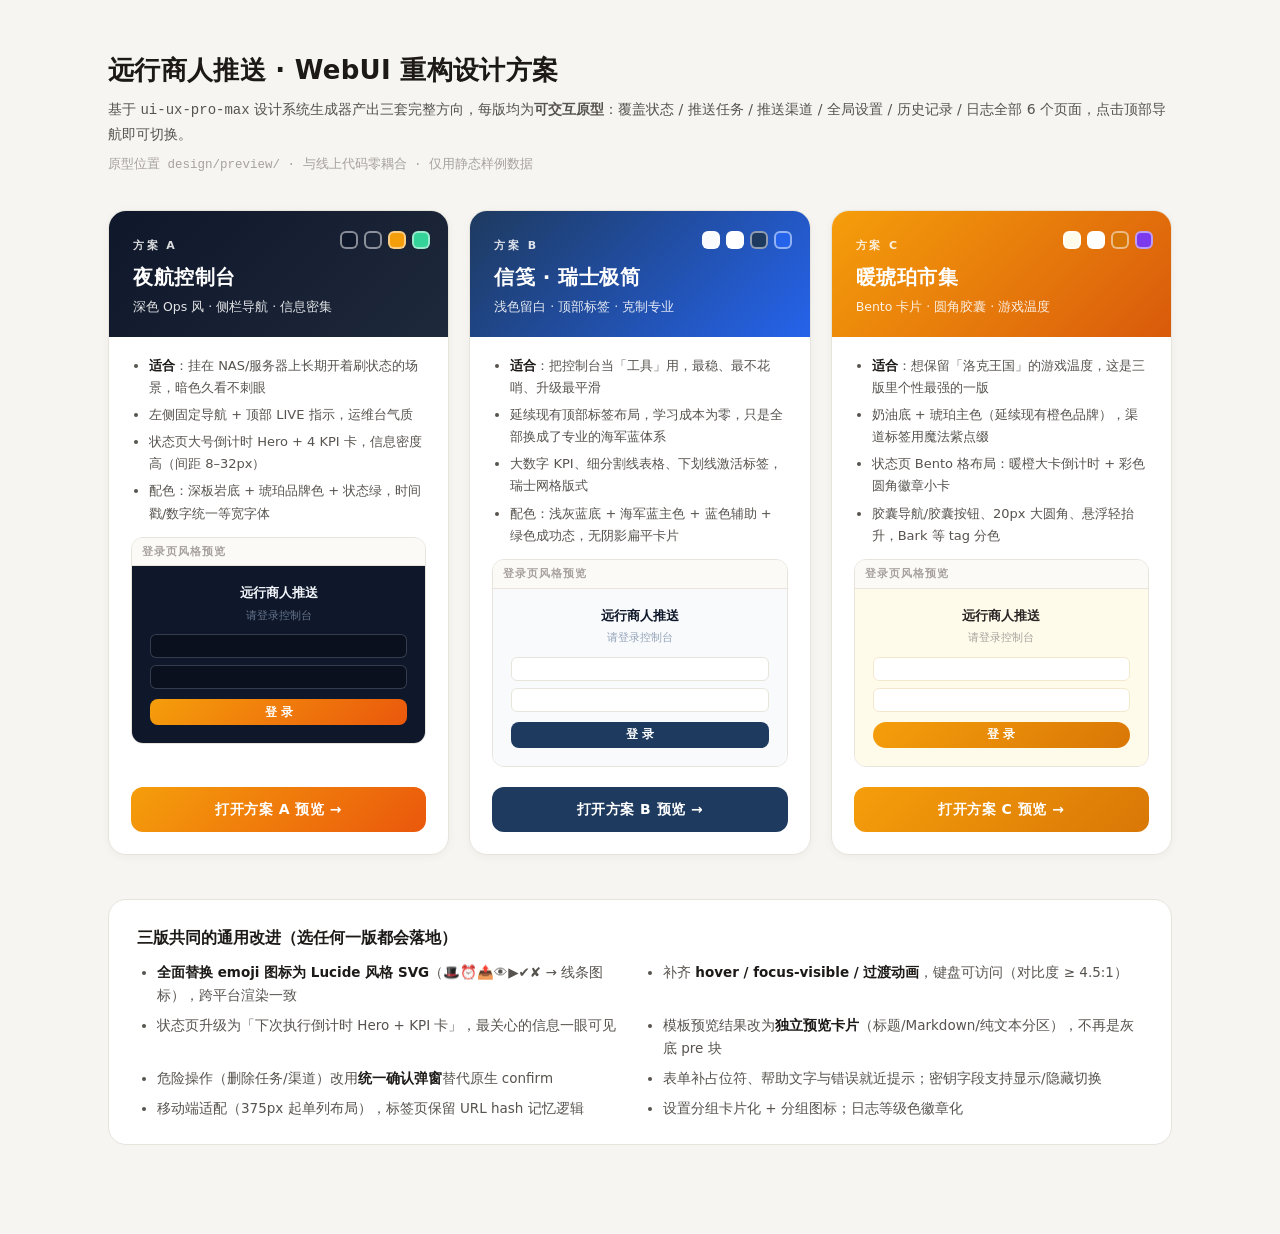
<file: design/preview/index.html>
<!doctype html>
<html lang="zh-CN">
<head>
<meta charset="utf-8">
<meta name="viewport" content="width=device-width, initial-scale=1">
<title>WebUI 重构 · 三版设计方案对比</title>
<style>
:root{
  --bg:#F6F5F1; --card:#fff; --line:#E7E4DC; --fg:#1C1917; --muted:#57534E; --faint:#A8A29E;
  --amber:#D97706; --navy:#1E3A5F; --slate:#0F172A;
}
*{box-sizing:border-box}
body{margin:0;background:var(--bg);color:var(--fg);font-size:15px;line-height:1.7;
     font-family:"Segoe UI",system-ui,"Microsoft YaHei",sans-serif}
.wrap{max-width:1120px;margin:0 auto;padding:48px 28px 90px}
header h1{font-size:26px;margin:0 0 6px;letter-spacing:.3px}
header p{color:var(--muted);margin:0 0 8px;font-size:14px}
header .meta{font-size:12.5px;color:var(--faint);font-family:Consolas,monospace}
.grid{display:grid;grid-template-columns:repeat(3,1fr);gap:20px;margin-top:34px}
.vcard{background:var(--card);border:1px solid var(--line);border-radius:18px;overflow:hidden;
       display:flex;flex-direction:column;transition:.2s;box-shadow:0 2px 10px rgba(0,0,0,.04)}
.vcard:hover{transform:translateY(-3px);box-shadow:0 14px 34px rgba(0,0,0,.1)}
.vhead{padding:26px 24px 20px;color:#fff;position:relative;overflow:hidden}
.vhead .no{font-size:11px;letter-spacing:2.5px;opacity:.85;font-weight:700}
.vhead h2{margin:4px 0 2px;font-size:20px;letter-spacing:.5px}
.vhead p{margin:0;font-size:12.5px;opacity:.88}
.vhead .sw{position:absolute;right:18px;top:20px;display:flex;gap:6px}
.vhead .sw i{width:18px;height:18px;border-radius:6px;border:2px solid rgba(255,255,255,.5);display:block}
.vbody{padding:18px 22px 20px;flex:1;display:flex;flex-direction:column;gap:12px}
.vbody ul{margin:0;padding-left:18px;font-size:13px;color:var(--muted);display:flex;flex-direction:column;gap:5px}
.vbody ul b{color:var(--fg)}
.mini{border:1px solid var(--line);border-radius:12px;overflow:hidden}
.mini .bar{font-size:10.5px;color:var(--faint);padding:5px 10px;border-bottom:1px solid var(--line);
           letter-spacing:1px;font-weight:700;background:#FBFAF7}
.login-mock{padding:16px 18px 18px;font-size:12px}
.login-mock .t{text-align:center;font-weight:800;font-size:13px}
.login-mock .s{text-align:center;color:var(--faint);font-size:10.5px;margin:2px 0 10px}
.login-mock .f{height:24px;border-radius:6px;margin-bottom:7px;border:1px solid var(--line);background:#fff}
.login-mock .btn{height:26px;border-radius:8px;display:grid;place-items:center;color:#fff;font-size:11.5px;font-weight:700;margin-top:10px}
.vfoot{padding:0 22px 22px}
.open{display:flex;align-items:center;justify-content:center;gap:8px;padding:11px;border-radius:12px;
      text-decoration:none;font-weight:800;font-size:14px;color:#fff;transition:.15s;letter-spacing:.5px}
.open:hover{filter:brightness(1.08)}
.common{margin-top:44px;background:var(--card);border:1px solid var(--line);border-radius:18px;padding:24px 28px}
.common h3{margin:0 0 10px;font-size:16px}
.common ul{margin:0;padding-left:20px;font-size:13.5px;color:var(--muted);display:grid;grid-template-columns:1fr 1fr;gap:7px 26px}
.common li b{color:var(--fg)}
@media (max-width:900px){.grid{grid-template-columns:1fr}.common ul{grid-template-columns:1fr}}
</style>
</head>
<body>
<div class="wrap">
  <header>
    <h1>远行商人推送 · WebUI 重构设计方案</h1>
    <p>基于 <code>ui-ux-pro-max</code> 设计系统生成器产出三套完整方向，每版均为<b>可交互原型</b>：覆盖状态 / 推送任务 / 推送渠道 / 全局设置 / 历史记录 / 日志全部 6 个页面，点击顶部导航即可切换。</p>
    <p class="meta">原型位置 design/preview/ · 与线上代码零耦合 · 仅用静态样例数据</p>
  </header>

  <div class="grid">

    <!-- 方案 A -->
    <div class="vcard">
      <div class="vhead" style="background:linear-gradient(135deg,#0F172A,#1E293B)">
        <div class="no">方案 A</div>
        <h2>夜航控制台</h2>
        <p>深色 Ops 风 · 侧栏导航 · 信息密集</p>
        <span class="sw"><i style="background:#0F172A"></i><i style="background:#1B2336"></i><i style="background:#F59E0B"></i><i style="background:#34D399"></i></span>
      </div>
      <div class="vbody">
        <ul>
          <li><b>适合</b>：挂在 NAS/服务器上长期开着刷状态的场景，暗色久看不刺眼</li>
          <li>左侧固定导航 + 顶部 LIVE 指示，运维台气质</li>
          <li>状态页大号倒计时 Hero + 4 KPI 卡，信息密度高（间距 8–32px）</li>
          <li>配色：深板岩底 + 琥珀品牌色 + 状态绿，时间戳/数字统一等宽字体</li>
        </ul>
        <div class="mini">
          <div class="bar">登录页风格预览</div>
          <div class="login-mock" style="background:#0F172A;color:#F1F5F9">
            <div class="t" style="color:#F1F5F9">远行商人推送</div>
            <div class="s" style="color:#64748B">请登录控制台</div>
            <div class="f" style="background:#0A101E;border-color:rgba(148,163,184,.3)"></div>
            <div class="f" style="background:#0A101E;border-color:rgba(148,163,184,.3)"></div>
            <div class="btn" style="background:linear-gradient(135deg,#F59E0B,#EA580C)">登 录</div>
          </div>
        </div>
      </div>
      <div class="vfoot">
        <a class="open" style="background:linear-gradient(135deg,#F59E0B,#EA580C)" href="v1-dark-ops.html">打开方案 A 预览 →</a>
      </div>
    </div>

    <!-- 方案 B -->
    <div class="vcard">
      <div class="vhead" style="background:linear-gradient(135deg,#1E3A5F,#2563EB)">
        <div class="no">方案 B</div>
        <h2>信笺 · 瑞士极简</h2>
        <p>浅色留白 · 顶部标签 · 克制专业</p>
        <span class="sw"><i style="background:#F8FAFC"></i><i style="background:#FFFFFF"></i><i style="background:#1E3A5F"></i><i style="background:#2563EB"></i></span>
      </div>
      <div class="vbody">
        <ul>
          <li><b>适合</b>：把控制台当「工具」用，最稳、最不花哨、升级最平滑</li>
          <li>延续现有顶部标签布局，学习成本为零，只是全部换成了专业的海军蓝体系</li>
          <li>大数字 KPI、细分割线表格、下划线激活标签，瑞士网格版式</li>
          <li>配色：浅灰蓝底 + 海军蓝主色 + 蓝色辅助 + 绿色成功态，无阴影扁平卡片</li>
        </ul>
        <div class="mini">
          <div class="bar">登录页风格预览</div>
          <div class="login-mock" style="background:#F8FAFC">
            <div class="t" style="color:#0F172A">远行商人推送</div>
            <div class="s" style="color:#94A3B8">请登录控制台</div>
            <div class="f"></div>
            <div class="f"></div>
            <div class="btn" style="background:#1E3A5F">登 录</div>
          </div>
        </div>
      </div>
      <div class="vfoot">
        <a class="open" style="background:#1E3A5F" href="v2-swiss-minimal.html">打开方案 B 预览 →</a>
      </div>
    </div>

    <!-- 方案 C -->
    <div class="vcard">
      <div class="vhead" style="background:linear-gradient(135deg,#F59E0B,#D95A0B)">
        <div class="no">方案 C</div>
        <h2>暖琥珀市集</h2>
        <p>Bento 卡片 · 圆角胶囊 · 游戏温度</p>
        <span class="sw"><i style="background:#FFFBEB"></i><i style="background:#FFFFFF"></i><i style="background:#D97706"></i><i style="background:#7C3AED"></i></span>
      </div>
      <div class="vbody">
        <ul>
          <li><b>适合</b>：想保留「洛克王国」的游戏温度，这是三版里个性最强的一版</li>
          <li>奶油底 + 琥珀主色（延续现有橙色品牌），渠道标签用魔法紫点缀</li>
          <li>状态页 Bento 格布局：暖橙大卡倒计时 + 彩色圆角徽章小卡</li>
          <li>胶囊导航/胶囊按钮、20px 大圆角、悬浮轻抬升，Bark 等 tag 分色</li>
        </ul>
        <div class="mini">
          <div class="bar">登录页风格预览</div>
          <div class="login-mock" style="background:#FFFBEB">
            <div class="t" style="color:#292524">远行商人推送</div>
            <div class="s" style="color:#A8A29E">请登录控制台</div>
            <div class="f" style="border-color:#F3E8CE"></div>
            <div class="f" style="border-color:#F3E8CE"></div>
            <div class="btn" style="background:linear-gradient(135deg,#F59E0B,#D97706);border-radius:99px">登 录</div>
          </div>
        </div>
      </div>
      <div class="vfoot">
        <a class="open" style="background:linear-gradient(135deg,#F59E0B,#D97706)" href="v3-amber-bento.html">打开方案 C 预览 →</a>
      </div>
    </div>
  </div>

  <div class="common">
    <h3>三版共同的通用改进（选任何一版都会落地）</h3>
    <ul>
      <li><b>全面替换 emoji 图标为 Lucide 风格 SVG</b>（🎩⏰📤👁▶✔✘ → 线条图标），跨平台渲染一致</li>
      <li>补齐 <b>hover / focus-visible / 过渡动画</b>，键盘可访问（对比度 ≥ 4.5:1）</li>
      <li>状态页升级为「下次执行倒计时 Hero + KPI 卡」，最关心的信息一眼可见</li>
      <li>模板预览结果改为<b>独立预览卡片</b>（标题/Markdown/纯文本分区），不再是灰底 pre 块</li>
      <li>危险操作（删除任务/渠道）改用<b>统一确认弹窗</b>替代原生 confirm</li>
      <li>表单补占位符、帮助文字与错误就近提示；密钥字段支持显示/隐藏切换</li>
      <li>移动端适配（375px 起单列布局），标签页保留 URL hash 记忆逻辑</li>
      <li>设置分组卡片化 + 分组图标；日志等级色徽章化</li>
    </ul>
  </div>
</div>
</body>
</html>
</file>
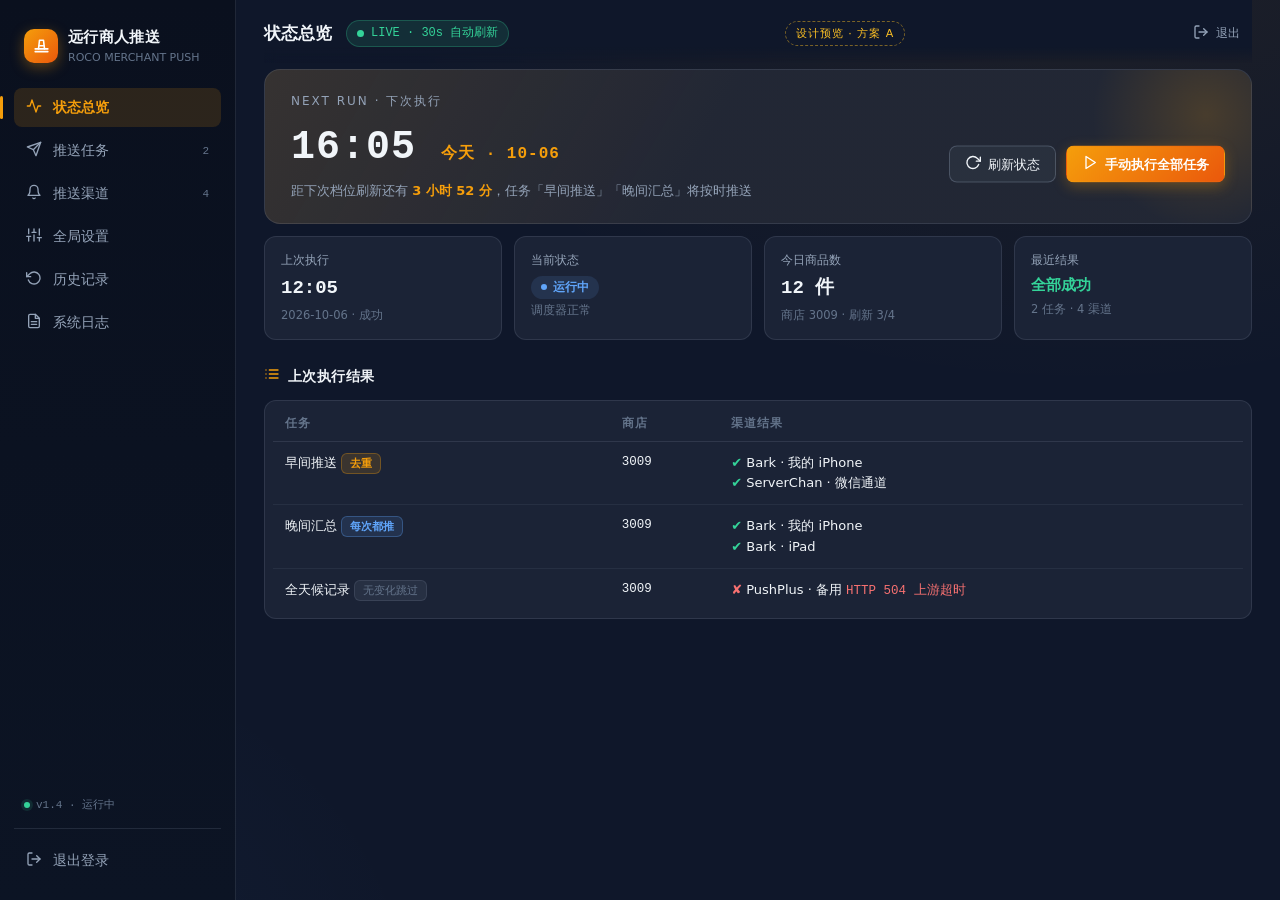
<file: design/preview/v1-dark-ops.html>
<!doctype html>
<html lang="zh-CN">
<head>
<meta charset="utf-8">
<meta name="viewport" content="width=device-width, initial-scale=1">
<title>方案 A · 夜航控制台 — 洛克王国远行商人推送</title>
<style>
:root{
  --bg:#0F172A; --bg-deep:#0A101E; --card:#1B2336; --card-2:#151D30;
  --line:rgba(148,163,184,.16); --line-strong:rgba(148,163,184,.32);
  --fg:#F1F5F9; --muted:#94A3B8; --faint:#64748B;
  --brand:#F59E0B; --brand-soft:rgba(245,158,11,.14);
  --ok:#34D399; --ok-soft:rgba(52,211,153,.12);
  --err:#F87171; --err-soft:rgba(248,113,113,.12);
  --info:#60A5FA; --info-soft:rgba(96,165,250,.12);
  --warn:#FBBF24;
  --radius:12px; --radius-sm:8px;
  --mono:"Cascadia Code",Consolas,"Courier New",monospace;
}
*{box-sizing:border-box}
html{-webkit-font-smoothing:antialiased}
body{margin:0;background:radial-gradient(1200px 800px at 85% -10%,rgba(245,158,11,.07),transparent 60%),
     radial-gradient(1000px 700px at -10% 110%,rgba(96,165,250,.06),transparent 55%),var(--bg);
     color:var(--fg);font-family:"Segoe UI",system-ui,"Microsoft YaHei",sans-serif;font-size:14px;line-height:1.55;
     display:grid;grid-template-columns:236px 1fr;min-height:100vh}
svg{width:16px;height:16px;stroke:currentColor;fill:none;stroke-width:2;stroke-linecap:round;stroke-linejoin:round;flex:none}
button{font-family:inherit;cursor:pointer}
:focus-visible{outline:2px solid var(--brand);outline-offset:2px;border-radius:4px}

/* ---------- 侧栏 ---------- */
aside{background:linear-gradient(180deg,var(--bg-deep),#0C1424);border-right:1px solid var(--line);
      padding:20px 14px;display:flex;flex-direction:column;gap:4px;position:sticky;top:0;height:100vh}
.brand{display:flex;align-items:center;gap:10px;padding:6px 10px 18px}
.brand .mark{width:34px;height:34px;border-radius:10px;background:linear-gradient(135deg,#F59E0B,#EA580C);
             display:grid;place-items:center;color:#fff;box-shadow:0 4px 14px rgba(245,158,11,.35)}
.brand .mark svg{width:19px;height:19px}
.brand b{font-size:15px;letter-spacing:.3px}
.brand small{display:block;font-size:11px;color:var(--faint);font-weight:400}
.nav-item{display:flex;align-items:center;gap:11px;padding:10px 12px;border:0;background:transparent;color:var(--muted);
          border-radius:var(--radius-sm);font-size:13.5px;text-align:left;transition:.18s;position:relative}
.nav-item:hover{color:var(--fg);background:rgba(148,163,184,.08)}
.nav-item.on{color:var(--brand);background:var(--brand-soft);font-weight:600}
.nav-item.on::before{content:"";position:absolute;left:-14px;top:8px;bottom:8px;width:3px;border-radius:3px;background:var(--brand)}
.nav-item .num{margin-left:auto;font-size:11px;color:var(--faint);font-family:var(--mono)}
aside .spacer{flex:1}
.side-foot{border-top:1px solid var(--line);padding-top:12px;display:flex;flex-direction:column;gap:4px}
.env{margin:0 10px 10px;font-size:11px;color:var(--faint);font-family:var(--mono)}
.env .dot{display:inline-block;width:6px;height:6px;border-radius:50%;background:var(--ok);margin-right:6px;
          box-shadow:0 0 0 3px var(--ok-soft)}

/* ---------- 主区 ---------- */
main{padding:0 28px 60px;max-width:1160px;width:100%}
.topbar{display:flex;align-items:center;gap:14px;padding:18px 0 14px;position:sticky;top:0;z-index:5;
        background:linear-gradient(180deg,var(--bg) 75%,transparent);backdrop-filter:blur(6px)}
.topbar h1{font-size:17px;margin:0;font-weight:600}
.live{display:inline-flex;align-items:center;gap:7px;font-size:12px;color:var(--ok);background:var(--ok-soft);
      border:1px solid rgba(52,211,153,.25);padding:3px 10px;border-radius:99px;font-family:var(--mono)}
.live i{width:7px;height:7px;border-radius:50%;background:var(--ok);animation:pulse 2s infinite}
@keyframes pulse{50%{opacity:.35}}
.preview-tag{margin-left:auto;font-size:11px;color:var(--warn);border:1px dashed rgba(251,191,36,.45);
             padding:3px 10px;border-radius:99px;letter-spacing:1px}
.topbar .ghost{margin-left:8px}

section[hidden]{display:none}
.row-head{display:flex;justify-content:space-between;align-items:center;margin:26px 0 12px}
.row-head h2{font-size:14px;margin:0;color:var(--fg);font-weight:600;letter-spacing:.4px;display:flex;align-items:center;gap:8px}
.row-head h2 svg{color:var(--brand)}
.hint{font-size:12.5px;color:var(--muted);background:rgba(148,163,184,.07);border:1px dashed var(--line-strong);
      border-radius:var(--radius-sm);padding:9px 13px;margin:0 0 4px}
.hint b{color:var(--fg)}

/* ---------- 按钮 ---------- */
.btn{display:inline-flex;align-items:center;gap:7px;padding:8px 15px;border-radius:var(--radius-sm);font-size:13px;
     border:1px solid var(--line-strong);background:rgba(148,163,184,.07);color:var(--fg);transition:.18s;font-weight:500}
.btn:hover{background:rgba(148,163,184,.14);border-color:var(--line-strong)}
.btn.primary{background:linear-gradient(135deg,#F59E0B,#EA580C);border-color:transparent;color:#fff;font-weight:600;
             box-shadow:0 4px 14px rgba(245,158,11,.28)}
.btn.primary:hover{filter:brightness(1.08)}
.btn.danger{color:var(--err);border-color:rgba(248,113,113,.35)}
.btn.danger:hover{background:var(--err-soft)}
.btn.sm{padding:5px 11px;font-size:12px}
.btn.ghost{border-color:transparent;background:transparent;color:var(--muted)}
.btn.ghost:hover{color:var(--fg);background:rgba(148,163,184,.1)}

/* ---------- 状态页 ---------- */
.hero{margin-top:6px;border:1px solid var(--line);border-radius:16px;padding:22px 26px;position:relative;overflow:hidden;
      background:linear-gradient(120deg,rgba(245,158,11,.12),rgba(245,158,11,.03) 45%),var(--card)}
.hero::after{content:"";position:absolute;right:-70px;top:-70px;width:230px;height:230px;border-radius:50%;
      background:radial-gradient(circle,rgba(245,158,11,.18),transparent 70%)}
.hero .lab{font-size:12px;color:var(--muted);letter-spacing:2px}
.hero .clock{font-family:var(--mono);font-size:40px;font-weight:700;letter-spacing:1px;margin:6px 0 2px}
.hero .clock small{font-size:16px;color:var(--brand);font-weight:600}
.hero .sub{color:var(--muted);font-size:13px}
.hero .actions{position:absolute;right:26px;top:50%;transform:translateY(-50%);display:flex;gap:10px;z-index:1}
.kpis{display:grid;grid-template-columns:repeat(4,1fr);gap:12px;margin-top:12px}
.kpi{background:var(--card);border:1px solid var(--line);border-radius:var(--radius);padding:14px 16px;transition:.18s}
.kpi:hover{border-color:var(--line-strong);transform:translateY(-1px)}
.kpi .k{font-size:12px;color:var(--muted)}
.kpi .v{font-size:19px;font-weight:650;margin-top:5px;font-family:var(--mono)}
.kpi .v.txt{font-family:inherit;font-size:15px}
.kpi .s{font-size:11.5px;color:var(--faint);margin-top:3px}
.pill{display:inline-flex;align-items:center;gap:6px;padding:2px 10px;border-radius:99px;font-size:12px;font-weight:600}
.pill.ok{color:var(--ok);background:var(--ok-soft)}
.pill.run{color:var(--info);background:var(--info-soft)}
.pill i{width:6px;height:6px;border-radius:50%;background:currentColor}

/* ---------- 卡片 / 列表 ---------- */
.card{background:var(--card);border:1px solid var(--line);border-radius:var(--radius);padding:16px 18px}
.card h3{margin:0;font-size:13px;color:var(--fg)}
table{width:100%;border-collapse:collapse;font-size:13px}
th{text-align:left;font-size:11.5px;color:var(--faint);font-weight:600;letter-spacing:1px;
   padding:8px 12px;border-bottom:1px solid var(--line);text-transform:uppercase}
td{padding:11px 12px;border-bottom:1px solid rgba(148,163,184,.09);vertical-align:top}
tr:last-child td{border-bottom:0}
tbody tr{transition:.15s}
tbody tr:hover{background:rgba(148,163,184,.05)}
.mono{font-family:var(--mono);font-size:12.5px}
.item{background:var(--card);border:1px solid var(--line);border-radius:var(--radius);padding:14px 18px;margin-top:10px;
      display:flex;justify-content:space-between;gap:14px;align-items:center;flex-wrap:wrap;transition:.18s}
.item:hover{border-color:var(--line-strong)}
.item .info{flex:1;min-width:230px}
.item .title{font-weight:600;font-size:14px;display:flex;align-items:center;gap:8px;flex-wrap:wrap}
.item .meta{font-size:12.5px;color:var(--muted);margin-top:5px;display:flex;align-items:center;gap:14px;flex-wrap:wrap}
.item .meta span{display:inline-flex;align-items:center;gap:6px}
.item .meta svg{color:var(--faint)}
.item .ops{display:flex;gap:8px;flex-wrap:wrap}

.tag{display:inline-flex;align-items:center;gap:4px;background:var(--brand-soft);border:1px solid rgba(245,158,11,.3);
     color:var(--brand);border-radius:6px;padding:1px 8px;font-size:11px;font-weight:600}
.tag.blue{background:var(--info-soft);border-color:rgba(96,165,250,.3);color:var(--info)}
.tag.purple{background:rgba(167,139,250,.12);border-color:rgba(167,139,250,.3);color:#A78BFA}
.tag.off{background:rgba(148,163,184,.1);border-color:var(--line);color:var(--faint);font-weight:500}
.ok2{color:var(--ok)}.bad{color:var(--err)}
.empty{border:1px dashed var(--line-strong);border-radius:var(--radius);padding:34px;text-align:center;color:var(--faint);
       font-size:13px;margin-top:10px;background:rgba(148,163,184,.04)}

/* ---------- 表单 ---------- */
.group{background:var(--card);border:1px solid var(--line);border-radius:var(--radius);padding:18px 20px 20px;margin-top:14px}
.group>h3{margin:0 0 2px;font-size:13.5px;display:flex;align-items:center;gap:8px}
.group>h3 svg{color:var(--brand)}
.group .hint{margin:0 0 6px}
label{display:block;font-size:12.5px;color:var(--muted);margin:15px 0 5px}
label b{color:var(--brand);font-weight:600}
input[type=text],input[type=password],input[type=number],select,textarea{
  width:100%;padding:9px 12px;border:1px solid var(--line-strong);border-radius:var(--radius-sm);font-size:13.5px;
  background:var(--bg-deep);color:var(--fg);font-family:inherit;transition:.18s}
input:focus,select:focus,textarea:focus{outline:none;border-color:var(--brand);box-shadow:0 0 0 3px rgba(245,158,11,.15)}
input::placeholder,textarea::placeholder{color:var(--faint)}
textarea{font-family:var(--mono);font-size:12.5px;line-height:1.7;resize:vertical}
select{width:auto}
.check{display:flex;align-items:center;gap:9px;margin-top:16px;font-size:13px;color:var(--fg)}
.check input{accent-color:var(--brand);width:15px;height:15px}
.checks{display:flex;flex-direction:column;gap:8px;margin-top:6px}
.checks label{display:flex;align-items:center;gap:8px;margin:0;font-size:13px;color:var(--fg)}
.tpl-actions{display:flex;gap:10px;margin-top:14px}
.tpl-out{margin:14px 0 0;padding:14px 16px;background:var(--bg-deep);border:1px solid var(--line);
         border-radius:var(--radius-sm);font-family:var(--mono);font-size:12.5px;line-height:1.8;white-space:pre-wrap;color:var(--muted)}
.tpl-out b{color:var(--brand)}
.actions{display:flex;gap:10px;margin-top:18px;flex-wrap:wrap}

/* ---------- 历史 ---------- */
.sel{padding:7px 11px;border:1px solid var(--line-strong);border-radius:var(--radius-sm);background:var(--bg-deep);
     color:var(--fg);font-size:12.5px}
.day h2{font-size:13.5px;margin:22px 0 8px;color:var(--fg);display:flex;align-items:center;gap:8px}
.day h2 .cnt{font-size:11px;color:var(--faint);font-family:var(--mono);font-weight:400}
.slot-cell{white-space:nowrap;font-weight:600}
.dim{color:var(--faint);font-weight:400;font-size:12px}
.goods-line{padding:1px 0}

/* ---------- 日志 ---------- */
#log-list{max-height:64vh;overflow:auto;background:var(--card);border:1px solid var(--line);border-radius:var(--radius);margin-top:10px}
#log-list table{margin:0}
#log-list td{line-height:1.6;padding:9px 12px}
.lv-debug{color:var(--faint)}.lv-info{color:var(--info)}.lv-warning{color:var(--warn)}.lv-error{color:var(--err)}
.lv-critical{color:var(--err);font-weight:700}
#log-list summary{cursor:pointer;list-style:none;color:var(--muted)}
#log-list summary::-webkit-details-marker{display:none}
#log-list summary:hover{color:var(--brand)}
#log-list pre{margin:6px 0 0;padding:10px 12px;background:var(--bg-deep);border:1px solid var(--line);
  border-radius:var(--radius-sm);white-space:pre-wrap;word-break:break-all;font-family:var(--mono);font-size:12px;color:var(--muted)}

/* ---------- 响应式 ---------- */
@media (max-width:900px){
  body{grid-template-columns:1fr}
  aside{position:static;height:auto;flex-direction:row;flex-wrap:wrap;align-items:center;border-right:0;
        border-bottom:1px solid var(--line);padding:10px 14px}
  .brand{padding:4px 8px}
  .nav-item.on::before{display:none}
  aside .spacer,.env{display:none}
  .kpis{grid-template-columns:repeat(2,1fr)}
  .hero .actions{position:static;transform:none;margin-top:14px}
}
@media (max-width:560px){.kpis{grid-template-columns:1fr}.item .ops{width:100%;justify-content:flex-end}}
</style>
</head>
<body>

<aside>
  <div class="brand">
    <span class="mark" data-ic="hat"></span>
    <span><b>远行商人推送</b><small>ROCO MERCHANT PUSH</small></span>
  </div>
  <button class="nav-item on" data-tab="status"><span data-ic="activity"></span>状态总览</button>
  <button class="nav-item" data-tab="tasks"><span data-ic="send"></span>推送任务<span class="num">2</span></button>
  <button class="nav-item" data-tab="channels"><span data-ic="bell"></span>推送渠道<span class="num">4</span></button>
  <button class="nav-item" data-tab="settings"><span data-ic="sliders"></span>全局设置</button>
  <button class="nav-item" data-tab="history"><span data-ic="history"></span>历史记录</button>
  <button class="nav-item" data-tab="logs"><span data-ic="file"></span>系统日志</button>
  <div class="spacer"></div>
  <div class="env"><span class="dot"></span>v1.4 · 运行中</div>
  <div class="side-foot">
    <button class="nav-item"><span data-ic="logout"></span>退出登录</button>
  </div>
</aside>

<main>
  <div class="topbar">
    <h1 id="page-title">状态总览</h1>
    <span class="live"><i></i>LIVE · 30s 自动刷新</span>
    <span class="preview-tag">设计预览 · 方案 A</span>
    <button class="btn ghost sm" style="margin-left:auto"><span data-ic="logout"></span>退出</button>
  </div>

  <!-- ============ 状态 ============ -->
  <section id="tab-status">
    <div class="hero">
      <div class="lab">NEXT RUN · 下次执行</div>
      <div class="clock">16:05 <small>今天 · 10-06</small></div>
      <div class="sub">距下次档位刷新还有 <b style="color:var(--brand)">3 小时 52 分</b>，任务「早间推送」「晚间汇总」将按时推送</div>
      <div class="actions">
        <button class="btn"><span data-ic="refresh"></span>刷新状态</button>
        <button class="btn primary"><span data-ic="play"></span>手动执行全部任务</button>
      </div>
    </div>
    <div class="kpis">
      <div class="kpi"><div class="k">上次执行</div><div class="v">12:05</div><div class="s">2026-10-06 · 成功</div></div>
      <div class="kpi"><div class="k">当前状态</div><div class="v txt"><span class="pill run"><i></i>运行中</span></div><div class="s">调度器正常</div></div>
      <div class="kpi"><div class="k">今日商品数</div><div class="v">12 件</div><div class="s">商店 3009 · 刷新 3/4</div></div>
      <div class="kpi"><div class="k">最近结果</div><div class="v txt ok2">全部成功</div><div class="s">2 任务 · 4 渠道</div></div>
    </div>

    <div class="row-head"><h2><span data-ic="list"></span>上次执行结果</h2></div>
    <div class="card" style="padding:6px 8px">
      <table>
        <thead><tr><th>任务</th><th>商店</th><th>渠道结果</th></tr></thead>
        <tbody>
          <tr><td>早间推送 <span class="tag">去重</span></td><td class="mono">3009</td>
              <td><span class="ok2">✔</span> Bark · 我的 iPhone<br><span class="ok2">✔</span> ServerChan · 微信通道</td></tr>
          <tr><td>晚间汇总 <span class="tag blue">每次都推</span></td><td class="mono">3009</td>
              <td><span class="ok2">✔</span> Bark · 我的 iPhone<br><span class="ok2">✔</span> Bark · iPad</td></tr>
          <tr><td>全天候记录 <span class="tag off">无变化跳过</span></td><td class="mono">3009</td>
              <td><span class="bad">✘</span> PushPlus · 备用 <span class="bad mono">HTTP 504 上游超时</span></td></tr>
        </tbody>
      </table>
    </div>
  </section>

  <!-- ============ 任务 ============ -->
  <section id="tab-tasks" hidden>
    <div class="row-head"><h2><span data-ic="send"></span>推送任务</h2>
      <button class="btn primary"><span data-ic="plus"></span>新建任务</button></div>
    <p class="hint">远行商人每天 <b>8:00 / 12:00 / 16:00 / 20:00</b> 刷新，默认任务在每次刷新后 5 分钟推送。每个任务可独立选择时间与渠道组合。</p>

    <div class="item">
      <div class="info">
        <div class="title">早间推送 <span class="tag">去重</span></div>
        <div class="meta"><span data-ic="clock"></span>08:05 · 12:05<span data-ic="bell"></span>Bark · 我的 iPhone、ServerChan · 微信通道</div>
      </div>
      <div class="ops">
        <button class="btn sm"><span data-ic="play"></span>立即执行</button>
        <button class="btn sm"><span data-ic="edit"></span>编辑</button>
        <button class="btn sm danger"><span data-ic="trash"></span>删除</button>
      </div>
    </div>
    <div class="item">
      <div class="info">
        <div class="title">晚间汇总 <span class="tag blue">每次都推</span></div>
        <div class="meta"><span data-ic="clock"></span>16:05 · 20:05<span data-ic="bell"></span>Bark · 我的 iPhone、Bark · iPad</div>
      </div>
      <div class="ops">
        <button class="btn sm"><span data-ic="play"></span>立即执行</button>
        <button class="btn sm"><span data-ic="edit"></span>编辑</button>
        <button class="btn sm danger"><span data-ic="trash"></span>删除</button>
      </div>
    </div>
    <div class="item" style="opacity:.72">
      <div class="info">
        <div class="title">全天候记录 <span class="tag off">已停用</span></div>
        <div class="meta"><span data-ic="clock"></span>08:05 · 12:05 · 16:05 · 20:05<span data-ic="bell"></span>WxPusher · 群机器人</div>
      </div>
      <div class="ops">
        <button class="btn sm"><span data-ic="play"></span>立即执行</button>
        <button class="btn sm"><span data-ic="edit"></span>编辑</button>
        <button class="btn sm danger"><span data-ic="trash"></span>删除</button>
      </div>
    </div>
  </section>

  <!-- ============ 渠道 ============ -->
  <section id="tab-channels" hidden>
    <div class="row-head"><h2><span data-ic="bell"></span>推送渠道</h2>
      <button class="btn primary"><span data-ic="plus"></span>新建渠道</button></div>
    <p class="hint">同一种渠道可以创建多个实例（例如两台设备的 Bark），在任务里自由勾选组合。</p>

    <div class="item">
      <div class="info">
        <div class="title">Bark · 我的 iPhone <span class="tag purple">Bark</span></div>
        <div class="meta">密钥已配置 · 自建服务器 https://api.day.app</div>
      </div>
      <div class="ops">
        <button class="btn sm"><span data-ic="zap"></span>发送测试</button>
        <button class="btn sm"><span data-ic="edit"></span>编辑</button>
        <button class="btn sm danger"><span data-ic="trash"></span>删除</button>
      </div>
    </div>
    <div class="item">
      <div class="info">
        <div class="title">Bark · iPad <span class="tag purple">Bark</span></div>
        <div class="meta">密钥已配置</div>
      </div>
      <div class="ops">
        <button class="btn sm"><span data-ic="zap"></span>发送测试</button>
        <button class="btn sm"><span data-ic="edit"></span>编辑</button>
        <button class="btn sm danger"><span data-ic="trash"></span>删除</button>
      </div>
    </div>
    <div class="item">
      <div class="info">
        <div class="title">ServerChan · 微信通道 <span class="tag purple">Server 酱</span></div>
        <div class="meta">密钥已配置</div>
      </div>
      <div class="ops">
        <button class="btn sm"><span data-ic="zap"></span>发送测试</button>
        <button class="btn sm"><span data-ic="edit"></span>编辑</button>
        <button class="btn sm danger"><span data-ic="trash"></span>删除</button>
      </div>
    </div>
    <div class="item" style="opacity:.72">
      <div class="info">
        <div class="title">WxPusher · 群机器人 <span class="tag purple">WxPusher</span> <span class="tag off">已停用</span></div>
        <div class="meta">未填写配置</div>
      </div>
      <div class="ops">
        <button class="btn sm"><span data-ic="zap"></span>发送测试</button>
        <button class="btn sm"><span data-ic="edit"></span>编辑</button>
        <button class="btn sm danger"><span data-ic="trash"></span>删除</button>
      </div>
    </div>
  </section>

  <!-- ============ 设置 ============ -->
  <section id="tab-settings" hidden>
    <div class="row-head"><h2><span data-ic="sliders"></span>全局设置</h2></div>

    <div class="group">
      <h3><span data-ic="key"></span>接口设置</h3>
      <p class="hint">对接洛克魔法书开放 API 的基础参数</p>
      <label>RoCom API Key <b>*</b>（密钥）</label>
      <input type="password" placeholder="已配置（留空保持不变）">
      <label>商店 ID（逗号分隔，留空 = 默认远行商店 3009）</label>
      <input type="text" value="3009">
      <label>接口同步等待毫秒数（wait_ms）</label>
      <input type="number" value="8000">
      <label>HTTP 超时（秒）</label>
      <input type="number" value="30">
      <label>202/网络错误重试次数</label>
      <input type="number" value="3">
      <label>重试间隔（秒）</label>
      <input type="number" value="20">
    </div>

    <div class="group">
      <h3><span data-ic="send"></span>推送行为</h3>
      <p class="hint">标题前缀与启动行为</p>
      <label>推送标题前缀（模板中 {prefix} 占位符的值）</label>
      <input type="text" value="远行商人">
      <div class="check"><input type="checkbox">启动容器时立即执行一轮（默认关闭；开启后每次重启都会先拉一次数据并按任务推送）</div>
    </div>

    <div class="group">
      <h3><span data-ic="file"></span>通知模板</h3>
      <p class="hint">模板已预填内置默认，可直接修改。{nl} 或 \n 表示换行；全天商品 {period} 显示为「全天」</p>
      <label>标题模板</label>
      <textarea rows="2">洛克王国远行商人（第{refresh_count}/{max_refresh_count}次）</textarea>
      <label>正文模板（Markdown）</label>
      <textarea rows="6">{goods_count}件商品：{goods_names}

轮次：{refresh_count}/{max_refresh_count} · 剩余：{countdown}

{goods_list}</textarea>
      <label>商品行模板（每件商品一段）</label>
      <textarea rows="4">{index}. {name}
时段：{period}
价格：{price}
数量：{limit}
合计：{total}
{nl}</textarea>
      <div class="tpl-actions">
        <button class="btn"><span data-ic="eye"></span>用示例数据预览</button>
        <button class="btn"><span data-ic="undo"></span>还原默认模板</button>
      </div>
      <pre class="tpl-out"><b>【标题】</b>洛克王国远行商人（第3/4次）

<b>【Markdown 正文】</b>3件商品：咕噜铃、宠物经验饼干、格里芬之蛋

轮次：3/4 · 剩余：3 小时 52 分

1. 咕噜铃
时段：全天
价格：3,000 洛克贝
数量：200
合计：60.0万洛克贝

2. 宠物经验饼干
…</pre>
    </div>

    <div class="group">
      <h3><span data-ic="archive"></span>数据保留</h3>
      <p class="hint">文件日志与调用历史的保留天数，保存即生效</p>
      <label>文件日志保留天数（/logs 按天滚动）</label>
      <input type="number" value="7">
      <label>调用历史保留天数（过期自动清理）</label>
      <input type="number" value="30">
    </div>

    <div class="actions">
      <button class="btn primary"><span data-ic="check"></span>保存设置</button>
      <button class="btn">取消</button>
    </div>

    <div class="group" style="margin-top:26px">
      <h3><span data-ic="user"></span>修改账号密码</h3>
      <p class="hint">修改后其他已登录的会话将被踢出，需用新凭据重新登录</p>
      <label>当前用户名</label><input type="text" value="admin" disabled>
      <label>当前密码（验证身份）</label><input type="password" placeholder="••••••••">
      <label>新用户名</label><input type="text" value="admin">
      <label>新密码（至少 4 位）</label><input type="password">
      <label>确认新密码</label><input type="password">
      <div class="actions" style="margin-top:16px"><button class="btn primary"><span data-ic="check"></span>更新账号密码</button></div>
    </div>
  </section>

  <!-- ============ 历史 ============ -->
  <section id="tab-history" hidden>
    <div class="row-head"><h2><span data-ic="history"></span>历史记录</h2>
      <div style="display:flex;gap:8px">
        <select class="sel"><option>最近 7 天</option><option selected>最近 14 天</option><option>最近 30 天</option></select>
        <select class="sel"><option>商店 3009</option></select>
        <button class="btn sm"><span data-ic="refresh"></span>刷新</button>
      </div></div>
    <p class="hint">每次成功调用接口都会按「商店 → 日期 → 档位」记录当次商品；错过或失败的档位显示为空。历史保留 <b>30 天</b>，存于 /data/history.json。</p>

    <div class="day">
      <h2>2026-10-06 <span class="cnt">今天 · 记录 2/4 档</span></h2>
      <div class="card" style="padding:6px 8px">
        <table>
          <thead><tr><th style="width:120px">档位</th><th>商品明细</th><th style="width:90px">数量</th></tr></thead>
          <tbody>
            <tr><td class="slot-cell">08:05<div class="dim">08:05:12 · API</div></td>
                <td><div class="goods-line">咕噜铃｜3,000洛克贝｜限购200｜全天</div><div class="goods-line">宠物经验饼干｜50洛克贝｜限购20｜全天</div><div class="goods-line">格里芬之蛋｜1,000洛克贝｜限购100｜16:00 开售</div></td>
                <td class="slot-cell">3 件<div class="dim">刷新 1/4</div></td></tr>
            <tr><td class="slot-cell">12:05<div class="dim">12:05:09 · API</div></td>
                <td><div class="goods-line">火花卡｜800洛克贝｜限购50｜全天</div><div class="goods-line">高级宠物粮｜2,400洛克贝｜限购30｜12:00 开售</div></td>
                <td class="slot-cell">2 件<div class="dim">刷新 2/4</div></td></tr>
            <tr><td class="slot-cell">16:05</td><td class="dim">— 无数据（未调用）</td><td class="dim">—</td></tr>
            <tr><td class="slot-cell">20:05</td><td class="dim">— 无数据（未调用）</td><td class="dim">—</td></tr>
          </tbody>
        </table>
      </div>
    </div>
    <div class="day">
      <h2>2026-10-05 <span class="cnt">昨天 · 记录 4/4 档</span></h2>
      <div class="card" style="padding:6px 8px">
        <table>
          <thead><tr><th style="width:120px">档位</th><th>商品明细</th><th style="width:90px">数量</th></tr></thead>
          <tbody>
            <tr><td class="slot-cell">08:05<div class="dim">08:05:11 · 缓存</div></td>
                <td><div class="goods-line">水滴卡｜600洛克贝｜限购80｜全天</div><div class="goods-line">变身药水·兔子｜1,500洛克贝｜限购10｜全天</div></td>
                <td class="slot-cell">2 件<div class="dim">刷新 1/4</div></td></tr>
            <tr><td class="slot-cell">20:05<div class="dim">20:05:08 · API</div></td>
                <td><div class="goods-line">洛克贝礼包｜5,000洛克贝｜限购5｜20:00 开售</div></td>
                <td class="slot-cell">1 件<div class="dim">刷新 4/4</div></td></tr>
          </tbody>
        </table>
      </div>
    </div>
  </section>

  <!-- ============ 日志 ============ -->
  <section id="tab-logs" hidden>
    <div class="row-head"><h2><span data-ic="file"></span>系统日志</h2>
      <div style="display:flex;gap:8px">
        <select class="sel"><option>DEBUG 及以上</option><option selected>INFO 及以上</option><option>WARNING 及以上</option><option>ERROR 及以上</option></select>
        <button class="btn sm"><span data-ic="refresh"></span>刷新</button>
      </div></div>
    <p class="hint">内存缓冲显示最近 2000 条（采集级别由 LOG_LEVEL 决定）；完整日志按天写入 /logs，默认保留 7 天自动清理。</p>

    <div id="log-list">
      <table>
        <thead><tr><th style="width:150px">时间</th><th style="width:80px">等级</th><th style="width:150px">来源</th><th>内容</th></tr></thead>
        <tbody>
          <tr><td class="mono">10-06 12:05:09.412</td><td class="lv-info">INFO</td><td>scheduler</td><td>档位 2/4 开始执行，任务 2 个</td></tr>
          <tr><td class="mono">10-06 12:05:10.877</td><td class="lv-info">INFO</td><td>channels.bark</td><td>Bark · 我的 iPhone 推送成功（387ms）</td></tr>
          <tr><td class="mono">10-06 12:05:11.203</td><td class="lv-info">INFO</td><td>channels.serverchan</td><td>ServerChan · 微信通道推送成功（512ms）</td></tr>
          <tr><td class="mono">10-06 12:05:11.530</td><td class="lv-warning">WARNING</td><td>channels.pushplus</td><td><details><summary>PushPlus · 备用 推送失败：HTTPSConnectionPool(host='www.pushplus.plus', port=443): Read timed out. (read timeout=30)…（展开全部 96 字）</summary><pre>PushPlus · 备用 推送失败：HTTPSConnectionPool(host='www.pushplus.plus', port=443): Read timed out. (read timeout=30)；已重试 3 次仍失败，本轮跳过该渠道</pre></details></td></tr>
          <tr><td class="mono">10-06 12:05:11.531</td><td class="lv-error">ERROR</td><td>scheduler</td><td>任务「全天候记录」执行完成：1/1 渠道失败</td></tr>
          <tr><td class="mono">10-06 12:05:11.548</td><td class="lv-info">INFO</td><td>web</td><td>状态页数据已更新，下次执行 16:05</td></tr>
          <tr><td class="mono">10-06 11:00:02.110</td><td class="lv-debug">DEBUG</td><td>app.format</td><td>模板渲染完成：标题 22 字，正文 418 字，商品行 12 段</td></tr>
          <tr><td class="mono">10-06 08:05:07.664</td><td class="lv-info">INFO</td><td>scheduler</td><td>去重生效：接口返回与上次一致，任务「早间推送」跳过推送</td></tr>
        </tbody>
      </table>
    </div>
  </section>
</main>

<script>
/* ---------- 图标（Lucide 风格描边 SVG） ---------- */
const ICONS = {
  hat:'<path d="M8.2 15 9.5 4h5L15.8 15"/><path d="M4 15h16"/><path d="M4 18.5h16"/><path d="M9.5 11h5"/>',
  activity:'<polyline points="22 12 18 12 15 21 9 3 6 12 2 12"/>',
  send:'<path d="m22 2-7 20-4-9-9-4Z"/><path d="M22 2 11 13"/>',
  bell:'<path d="M18 8A6 6 0 0 0 6 8c0 7-3 9-3 9h18s-3-2-3-9"/><path d="M13.73 21a2 2 0 0 1-3.46 0"/>',
  sliders:'<line x1="4" y1="21" x2="4" y2="14"/><line x1="4" y1="10" x2="4" y2="3"/><line x1="12" y1="21" x2="12" y2="12"/><line x1="12" y1="8" x2="12" y2="3"/><line x1="20" y1="21" x2="20" y2="16"/><line x1="20" y1="12" x2="20" y2="3"/><line x1="1" y1="14" x2="7" y2="14"/><line x1="9" y1="8" x2="15" y2="8"/><line x1="17" y1="16" x2="23" y2="16"/>',
  history:'<polyline points="1 4 1 10 7 10"/><path d="M3.51 15a9 9 0 1 0 2.13-9.36L1 10"/>',
  file:'<path d="M14 2H6a2 2 0 0 0-2 2v16a2 2 0 0 0 2 2h12a2 2 0 0 0 2-2V8z"/><polyline points="14 2 14 8 20 8"/><line x1="16" y1="13" x2="8" y2="13"/><line x1="16" y1="17" x2="8" y2="17"/>',
  logout:'<path d="M9 21H5a2 2 0 0 1-2-2V5a2 2 0 0 1 2-2h4"/><polyline points="16 17 21 12 16 7"/><line x1="21" y1="12" x2="9" y2="12"/>',
  play:'<polygon points="6 3 20 12 6 21 6 3"/>',
  plus:'<line x1="12" y1="5" x2="12" y2="19"/><line x1="5" y1="12" x2="19" y2="12"/>',
  refresh:'<polyline points="23 4 23 10 17 10"/><path d="M20.49 15a9 9 0 1 1-2.12-9.36L23 10"/>',
  edit:'<path d="M17 3a2.828 2.828 0 1 1 4 4L7.5 20.5 2 22l1.5-5.5L17 3z"/>',
  trash:'<polyline points="3 6 5 6 21 6"/><path d="M19 6v14a2 2 0 0 1-2 2H7a2 2 0 0 1-2-2V6m3 0V4a2 2 0 0 1 2-2h4a2 2 0 0 1 2 2v2"/>',
  zap:'<polygon points="13 2 3 14 12 14 11 22 21 10 12 10 13 2"/>',
  eye:'<path d="M1 12s4-8 11-8 11 8 11 8-4 8-11 8-11-8-11-8z"/><circle cx="12" cy="12" r="3"/>',
  undo:'<polyline points="1 4 1 10 7 10"/><path d="M3.51 15a9 9 0 1 0 2.13-9.36L1 10"/>',
  check:'<polyline points="20 6 9 17 4 12"/>',
  clock:'<circle cx="12" cy="12" r="10"/><polyline points="12 6 12 12 16 14"/>',
  list:'<line x1="8" y1="6" x2="21" y2="6"/><line x1="8" y1="12" x2="21" y2="12"/><line x1="8" y1="18" x2="21" y2="18"/><line x1="3" y1="6" x2="3.01" y2="6"/><line x1="3" y1="12" x2="3.01" y2="12"/><line x1="3" y1="18" x2="3.01" y2="18"/>',
  key:'<path d="m21 2-2 2m-7.61 7.61a5.5 5.5 0 1 1-7.778 7.778 5.5 5.5 0 0 1 7.777-7.777zm0 0L15.5 7.5m0 0 3 3L22 7l-3-3m-3.5 3.5L19 4"/>',
  archive:'<polyline points="21 8 21 21 3 21 3 8"/><rect x="1" y="3" width="22" height="5"/><line x1="10" y1="12" x2="14" y2="12"/>',
  user:'<path d="M20 21v-2a4 4 0 0 0-4-4H8a4 4 0 0 0-4 4v2"/><circle cx="12" cy="7" r="4"/>',
};
document.querySelectorAll("[data-ic]").forEach(el=>{
  const n = el.dataset.ic;
  if (ICONS[n]) el.innerHTML = `<svg viewBox="0 0 24 24" aria-hidden="true">${ICONS[n]}</svg>`;
});

/* ---------- 标签切换 ---------- */
const TITLES = {status:"状态总览",tasks:"推送任务",channels:"推送渠道",settings:"全局设置",history:"历史记录",logs:"系统日志"};
document.querySelectorAll("[data-tab]").forEach(btn=>{
  btn.addEventListener("click",()=>{
    const t = btn.dataset.tab;
    document.querySelectorAll("[data-tab]").forEach(b=>b.classList.toggle("on",b===btn));
    document.querySelectorAll("main section").forEach(s=>s.hidden = s.id!=="tab-"+t);
    document.getElementById("page-title").textContent = TITLES[t];
    history.replaceState(null,"","#"+t);
  });
});
const initTab = location.hash.slice(1);
if (TITLES[initTab]) document.querySelector(`[data-tab="${initTab}"]`).click();
</script>
</body>
</html>
</file>
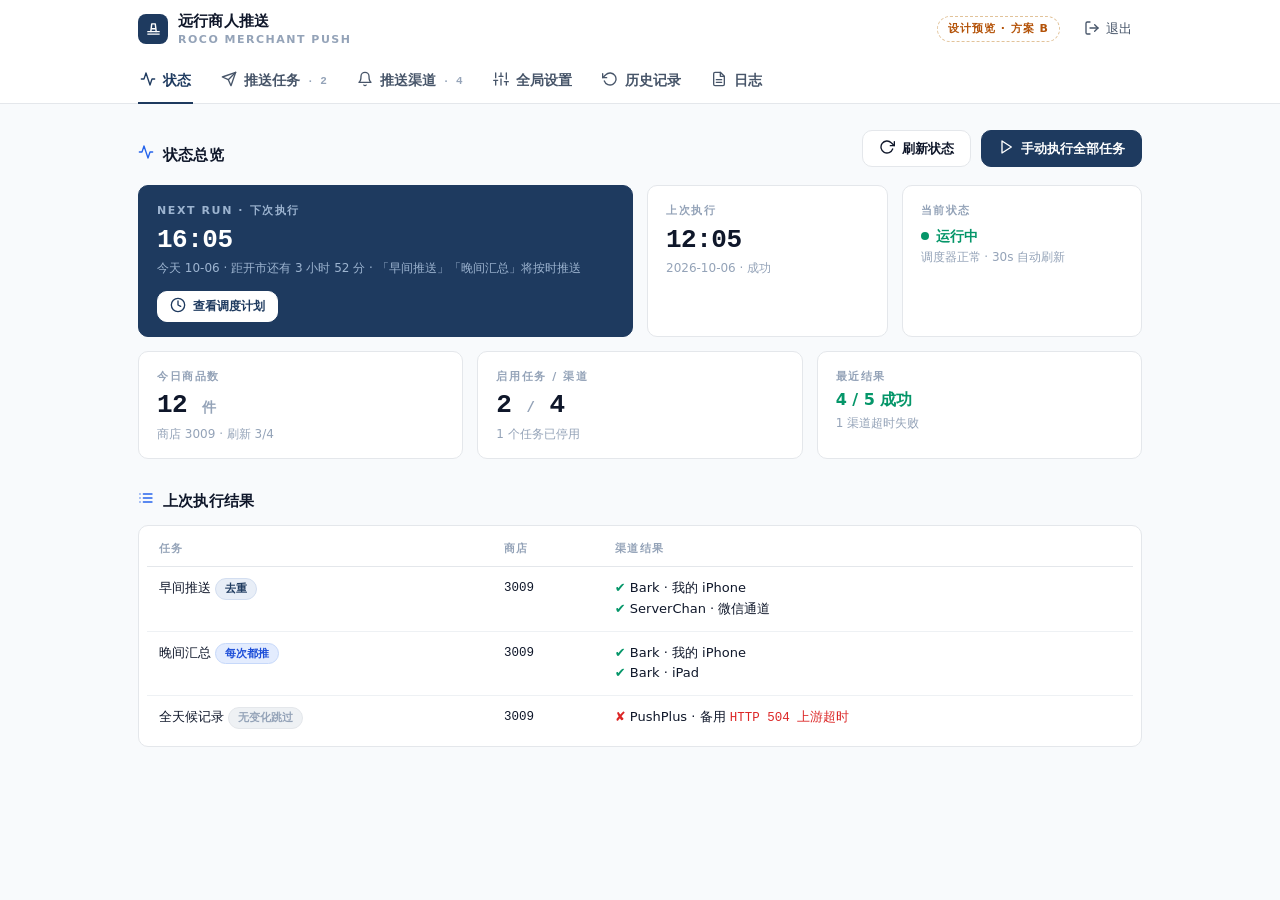
<file: design/preview/v2-swiss-minimal.html>
<!doctype html>
<html lang="zh-CN">
<head>
<meta charset="utf-8">
<meta name="viewport" content="width=device-width, initial-scale=1">
<title>方案 B · 瑞士极简 — 洛克王国远行商人推送</title>
<style>
:root{
  --bg:#F8FAFC; --card:#FFFFFF; --line:#E4E7EB; --line-soft:#EEF1F4;
  --fg:#0F172A; --muted:#475569; --faint:#94A3B8;
  --navy:#1E3A5F; --blue:#2563EB; --green:#059669; --red:#DC2626; --amber:#B45309;
  --radius:10px;
  --mono:"Cascadia Code",Consolas,"Courier New",monospace;
}
*{box-sizing:border-box}
html{-webkit-font-smoothing:antialiased}
body{margin:0;background:var(--bg);color:var(--fg);font-size:14px;line-height:1.6;
     font-family:"Nunito","Segoe UI",system-ui,"Microsoft YaHei",sans-serif}
svg{width:16px;height:16px;stroke:currentColor;fill:none;stroke-width:2;stroke-linecap:round;stroke-linejoin:round;flex:none}
button{font-family:inherit;cursor:pointer}
:focus-visible{outline:2px solid var(--blue);outline-offset:2px;border-radius:4px}

/* ---------- 顶栏 ---------- */
header{background:var(--card);border-bottom:1px solid var(--line);position:sticky;top:0;z-index:10}
.header-in{max-width:1060px;margin:0 auto;padding:0 28px;display:flex;align-items:center;gap:14px;height:58px}
.brand{display:flex;align-items:center;gap:10px}
.brand .mark{width:30px;height:30px;border-radius:8px;background:var(--navy);display:grid;place-items:center;color:#fff}
.brand .mark svg{width:17px;height:17px}
.brand b{font-size:15px;font-weight:800;letter-spacing:.2px}
.brand small{font-size:11px;color:var(--faint);font-weight:600;letter-spacing:1.5px;display:block;margin-top:-2px}
.preview-tag{margin-left:auto;font-size:11px;color:var(--amber);border:1px dashed #E2C39A;padding:3px 10px;border-radius:99px;letter-spacing:1px;font-weight:700}
.btn-logout{border:0;background:transparent;color:var(--muted);font-size:13px;display:inline-flex;gap:6px;align-items:center;padding:8px 10px;border-radius:8px;transition:.15s}
.btn-logout:hover{color:var(--fg);background:var(--line-soft)}

nav{max-width:1060px;margin:0 auto;padding:0 28px;display:flex;gap:26px;background:var(--card)}
nav button{border:0;background:transparent;padding:13px 2px 12px;font-size:13.5px;color:var(--muted);
           border-bottom:2px solid transparent;margin-bottom:-1px;font-weight:600;transition:.15s;display:inline-flex;gap:7px;align-items:center}
nav button:hover{color:var(--fg)}
nav button.on{color:var(--navy);border-bottom-color:var(--navy)}
nav button .num{font-size:11px;color:var(--faint);font-family:var(--mono)}

main{max-width:1060px;margin:0 auto;padding:26px 28px 70px}
section[hidden]{display:none}
.row-head{display:flex;justify-content:space-between;align-items:center;margin:30px 0 12px}
section>.row-head:first-child,.page-head{margin-top:0}
h2{font-size:15px;margin:0;font-weight:800;display:flex;align-items:center;gap:9px;letter-spacing:.2px}
h2 svg{color:var(--blue)}
.hint{font-size:13px;color:var(--muted);background:var(--card);border-left:3px solid var(--blue);
      border-radius:0 var(--radius) var(--radius) 0;padding:10px 14px;margin:0 0 6px}
.hint b{color:var(--fg)}

/* ---------- 按钮 ---------- */
.btn{display:inline-flex;align-items:center;gap:7px;padding:8px 16px;border-radius:var(--radius);font-size:13px;font-weight:700;
     border:1px solid var(--line);background:var(--card);color:var(--fg);transition:.15s}
.btn:hover{border-color:var(--faint);background:#FBFCFE}
.btn.primary{background:var(--navy);border-color:var(--navy);color:#fff}
.btn.primary:hover{background:#16304F;border-color:#16304F}
.btn.danger{color:var(--red);border-color:#F3C6C6}
.btn.danger:hover{background:#FDF3F3;border-color:#E9A8A8}
.btn.sm{padding:5px 12px;font-size:12px}
.btn.ghost{border-color:transparent;background:transparent;color:var(--muted)}
.btn.ghost:hover{background:var(--line-soft);border-color:transparent}

/* ---------- 状态页 ---------- */
.page-head{display:flex;align-items:flex-end;justify-content:space-between;gap:16px;flex-wrap:wrap}
.page-head .when{font-size:12.5px;color:var(--faint);font-family:var(--mono)}
.kpis{display:grid;grid-template-columns:repeat(4,1fr);gap:14px;margin-top:18px}
.kpi{background:var(--card);border:1px solid var(--line);border-radius:var(--radius);padding:16px 18px 14px;transition:.15s}
.kpi:hover{border-color:#CBD5E1;box-shadow:0 2px 10px rgba(15,23,42,.05)}
.kpi .k{font-size:11px;font-weight:800;letter-spacing:1.6px;color:var(--faint);text-transform:uppercase}
.kpi .v{font-size:26px;font-weight:800;margin-top:6px;font-family:var(--mono);letter-spacing:-.5px;line-height:1.15}
.kpi .v.txt{font-family:inherit;font-size:16px;letter-spacing:0}
.kpi .s{font-size:12px;color:var(--faint);margin-top:4px}
.kpi.hero-kpi{grid-column:span 2;background:var(--navy);border-color:var(--navy);color:#fff}
.kpi.hero-kpi .k{color:#9DB4D0}
.kpi.hero-kpi .v{color:#fff}
.kpi.hero-kpi .s{color:#9DB4D0}
.kpi.hero-kpi .btn{background:#fff;border-color:#fff;color:var(--navy);margin-top:12px}
.kpi.hero-kpi .btn:hover{background:#EDF2F9;border-color:#EDF2F9}
.status-pill{display:inline-flex;align-items:center;gap:7px;font-size:14px;font-weight:800;color:var(--green)}
.status-pill i{width:8px;height:8px;border-radius:50%;background:var(--green);animation:pulse 2s infinite}
@keyframes pulse{50%{opacity:.3}}

.card{background:var(--card);border:1px solid var(--line);border-radius:var(--radius);padding:16px 18px}
table{width:100%;border-collapse:collapse;font-size:13px}
th{text-align:left;font-size:11px;color:var(--faint);font-weight:800;letter-spacing:1.4px;
   padding:8px 12px;border-bottom:1px solid var(--line);text-transform:uppercase}
td{padding:11px 12px;border-bottom:1px solid var(--line-soft);vertical-align:top}
tr:last-child td{border-bottom:0}
tbody tr{transition:.12s}
tbody tr:hover{background:#FAFBFD}
.mono{font-family:var(--mono);font-size:12.5px}
.item{background:var(--card);border:1px solid var(--line);border-radius:var(--radius);padding:15px 18px;margin-top:10px;
      display:flex;justify-content:space-between;gap:14px;align-items:center;flex-wrap:wrap;transition:.15s}
.item:hover{border-color:#CBD5E1;box-shadow:0 2px 10px rgba(15,23,42,.05)}
.item .info{flex:1;min-width:230px}
.item .title{font-weight:800;font-size:14px;display:flex;align-items:center;gap:8px;flex-wrap:wrap}
.item .meta{font-size:12.5px;color:var(--muted);margin-top:5px;display:flex;align-items:center;gap:14px;flex-wrap:wrap}
.item .meta span{display:inline-flex;align-items:center;gap:6px}
.item .meta svg{color:var(--faint)}
.item .ops{display:flex;gap:8px;flex-wrap:wrap}

.tag{display:inline-flex;align-items:center;background:#E8EEF7;border:1px solid #D3DEF0;color:var(--navy);
     border-radius:99px;padding:1px 9px;font-size:11px;font-weight:800}
.tag.blue{background:#E3ECFE;border-color:#C6D8FA;color:#1D4ED8}
.tag.purple{background:#EDE9FE;border-color:#DDD3FA;color:#6D28D9}
.tag.off{background:var(--line-soft);border-color:var(--line);color:var(--faint);font-weight:600}
.ok2{color:var(--green)}.bad{color:var(--red)}
.empty{border:1px dashed var(--line);border-radius:var(--radius);padding:34px;text-align:center;color:var(--faint);font-size:13px;margin-top:10px;background:var(--card)}

/* ---------- 表单 ---------- */
.group{background:var(--card);border:1px solid var(--line);border-radius:var(--radius);padding:20px 22px 22px;margin-top:14px}
.group>h3{margin:0 0 2px;font-size:13.5px;font-weight:800;display:flex;align-items:center;gap:8px}
.group>h3 svg{color:var(--blue)}
.group .hint{margin:0 0 6px;border-left-color:var(--line);background:var(--bg);color:var(--faint)}
label{display:block;font-size:12.5px;font-weight:700;color:var(--muted);margin:16px 0 5px}
label b{color:var(--red);font-weight:800}
input[type=text],input[type=password],input[type=number],select,textarea{
  width:100%;padding:9px 12px;border:1px solid var(--line);border-radius:var(--radius);font-size:13.5px;
  background:var(--card);color:var(--fg);font-family:inherit;transition:.15s}
input:focus,select:focus,textarea:focus{outline:none;border-color:var(--blue);box-shadow:0 0 0 3px rgba(37,99,235,.12)}
input::placeholder,textarea::placeholder{color:var(--faint)}
input:disabled{background:var(--bg);color:var(--faint)}
textarea{font-family:var(--mono);font-size:12.5px;line-height:1.7;resize:vertical}
select{width:auto}
.check{display:flex;align-items:center;gap:9px;margin-top:16px;font-size:13px;color:var(--fg)}
.check input{accent-color:var(--navy);width:15px;height:15px}
.checks{display:flex;flex-direction:column;gap:8px;margin-top:6px}
.checks label{display:flex;align-items:center;gap:8px;margin:0;font-size:13px;color:var(--fg);font-weight:600}
.tpl-actions{display:flex;gap:10px;margin-top:14px}
.tpl-out{margin:14px 0 0;padding:14px 16px;background:var(--bg);border:1px solid var(--line);
         border-radius:var(--radius);font-family:var(--mono);font-size:12.5px;line-height:1.8;white-space:pre-wrap;color:var(--muted)}
.tpl-out b{color:var(--navy)}
.actions{display:flex;gap:10px;margin-top:18px;flex-wrap:wrap}

/* ---------- 历史 ---------- */
.sel{padding:7px 11px;border:1px solid var(--line);border-radius:var(--radius);background:var(--card);color:var(--fg);font-size:12.5px}
.day h2{font-size:14px;margin:24px 0 8px}
.day h2 .cnt{font-size:11px;color:var(--faint);font-family:var(--mono);font-weight:600;margin-left:8px}
.slot-cell{white-space:nowrap;font-weight:800}
.dim{color:var(--faint);font-weight:500;font-size:12px}
.goods-line{padding:1px 0}

/* ---------- 日志 ---------- */
#log-list{max-height:64vh;overflow:auto;background:var(--card);border:1px solid var(--line);border-radius:var(--radius);margin-top:10px}
#log-list table{margin:0}
#log-list td{line-height:1.6;padding:9px 12px}
.lv-debug{color:var(--faint)}.lv-info{color:var(--blue)}.lv-warning{color:#B45309}.lv-error{color:var(--red)}
.lv-critical{color:var(--red);font-weight:800}
#log-list summary{cursor:pointer;list-style:none;color:var(--muted)}
#log-list summary::-webkit-details-marker{display:none}
#log-list summary:hover{color:var(--blue)}
#log-list pre{margin:6px 0 0;padding:10px 12px;background:var(--bg);border:1px solid var(--line);
  border-radius:8px;white-space:pre-wrap;word-break:break-all;font-family:var(--mono);font-size:12px;color:var(--muted)}

/* ---------- 响应式 ---------- */
@media (max-width:900px){
  .kpis{grid-template-columns:repeat(2,1fr)}
  .kpi.hero-kpi{grid-column:span 2}
  nav{gap:14px;overflow-x:auto}
}
@media (max-width:560px){.kpis{grid-template-columns:1fr}.item .ops{width:100%;justify-content:flex-end}}
</style>
</head>
<body>

<header>
  <div class="header-in">
    <div class="brand">
      <span class="mark" data-ic="hat"></span>
      <span><b>远行商人推送</b><small>ROCO MERCHANT PUSH</small></span>
    </div>
    <span class="preview-tag">设计预览 · 方案 B</span>
    <button class="btn-logout"><span data-ic="logout"></span>退出</button>
  </div>
  <nav id="tabs">
    <button data-tab="status" class="on"><span data-ic="activity"></span>状态</button>
    <button data-tab="tasks"><span data-ic="send"></span>推送任务<span class="num">· 2</span></button>
    <button data-tab="channels"><span data-ic="bell"></span>推送渠道<span class="num">· 4</span></button>
    <button data-tab="settings"><span data-ic="sliders"></span>全局设置</button>
    <button data-tab="history"><span data-ic="history"></span>历史记录</button>
    <button data-tab="logs"><span data-ic="file"></span>日志</button>
  </nav>
</header>

<main>
  <!-- ============ 状态 ============ -->
  <section id="tab-status">
    <div class="page-head">
      <h2><span data-ic="activity"></span>状态总览</h2>
      <div style="display:flex;gap:10px">
        <button class="btn"><span data-ic="refresh"></span>刷新状态</button>
        <button class="btn primary"><span data-ic="play"></span>手动执行全部任务</button>
      </div>
    </div>

    <div class="kpis">
      <div class="kpi hero-kpi">
        <div class="k">NEXT RUN · 下次执行</div>
        <div class="v">16:05</div>
        <div class="s">今天 10-06 · 距开市还有 3 小时 52 分 · 「早间推送」「晚间汇总」将按时推送</div>
        <button class="btn sm"><span data-ic="clock"></span>查看调度计划</button>
      </div>
      <div class="kpi">
        <div class="k">上次执行</div>
        <div class="v">12:05</div>
        <div class="s">2026-10-06 · 成功</div>
      </div>
      <div class="kpi">
        <div class="k">当前状态</div>
        <div class="v txt"><span class="status-pill"><i></i>运行中</span></div>
        <div class="s">调度器正常 · 30s 自动刷新</div>
      </div>
    </div>
    <div class="kpis" style="margin-top:14px;grid-template-columns:repeat(3,1fr)">
      <div class="kpi"><div class="k">今日商品数</div><div class="v">12 <small style="font-size:14px;color:var(--faint)">件</small></div><div class="s">商店 3009 · 刷新 3/4</div></div>
      <div class="kpi"><div class="k">启用任务 / 渠道</div><div class="v">2 <small style="font-size:14px;color:var(--faint)">/</small> 4</div><div class="s">1 个任务已停用</div></div>
      <div class="kpi"><div class="k">最近结果</div><div class="v txt ok2">4 / 5 成功</div><div class="s">1 渠道超时失败</div></div>
    </div>

    <div class="row-head"><h2><span data-ic="list"></span>上次执行结果</h2></div>
    <div class="card" style="padding:6px 8px">
      <table>
        <thead><tr><th>任务</th><th>商店</th><th>渠道结果</th></tr></thead>
        <tbody>
          <tr><td>早间推送 <span class="tag">去重</span></td><td class="mono">3009</td>
              <td><span class="ok2">✔</span> Bark · 我的 iPhone<br><span class="ok2">✔</span> ServerChan · 微信通道</td></tr>
          <tr><td>晚间汇总 <span class="tag blue">每次都推</span></td><td class="mono">3009</td>
              <td><span class="ok2">✔</span> Bark · 我的 iPhone<br><span class="ok2">✔</span> Bark · iPad</td></tr>
          <tr><td>全天候记录 <span class="tag off">无变化跳过</span></td><td class="mono">3009</td>
              <td><span class="bad">✘</span> PushPlus · 备用 <span class="bad mono">HTTP 504 上游超时</span></td></tr>
        </tbody>
      </table>
    </div>
  </section>

  <!-- ============ 任务 ============ -->
  <section id="tab-tasks" hidden>
    <div class="row-head"><h2><span data-ic="send"></span>推送任务</h2>
      <button class="btn primary"><span data-ic="plus"></span>新建任务</button></div>
    <p class="hint">远行商人每天 <b>8:00 / 12:00 / 16:00 / 20:00</b> 刷新，默认任务在每次刷新后 5 分钟推送。每个任务可独立选择时间与渠道组合。</p>

    <div class="item">
      <div class="info">
        <div class="title">早间推送 <span class="tag">去重</span></div>
        <div class="meta"><span data-ic="clock"></span>08:05 · 12:05<span data-ic="bell"></span>Bark · 我的 iPhone、ServerChan · 微信通道</div>
      </div>
      <div class="ops">
        <button class="btn sm"><span data-ic="play"></span>立即执行</button>
        <button class="btn sm"><span data-ic="edit"></span>编辑</button>
        <button class="btn sm danger"><span data-ic="trash"></span>删除</button>
      </div>
    </div>
    <div class="item">
      <div class="info">
        <div class="title">晚间汇总 <span class="tag blue">每次都推</span></div>
        <div class="meta"><span data-ic="clock"></span>16:05 · 20:05<span data-ic="bell"></span>Bark · 我的 iPhone、Bark · iPad</div>
      </div>
      <div class="ops">
        <button class="btn sm"><span data-ic="play"></span>立即执行</button>
        <button class="btn sm"><span data-ic="edit"></span>编辑</button>
        <button class="btn sm danger"><span data-ic="trash"></span>删除</button>
      </div>
    </div>
    <div class="item" style="opacity:.68">
      <div class="info">
        <div class="title">全天候记录 <span class="tag off">已停用</span></div>
        <div class="meta"><span data-ic="clock"></span>08:05 · 12:05 · 16:05 · 20:05<span data-ic="bell"></span>WxPusher · 群机器人</div>
      </div>
      <div class="ops">
        <button class="btn sm"><span data-ic="play"></span>立即执行</button>
        <button class="btn sm"><span data-ic="edit"></span>编辑</button>
        <button class="btn sm danger"><span data-ic="trash"></span>删除</button>
      </div>
    </div>
  </section>

  <!-- ============ 渠道 ============ -->
  <section id="tab-channels" hidden>
    <div class="row-head"><h2><span data-ic="bell"></span>推送渠道</h2>
      <button class="btn primary"><span data-ic="plus"></span>新建渠道</button></div>
    <p class="hint">同一种渠道可以创建多个实例（例如两台设备的 Bark），在任务里自由勾选组合。</p>

    <div class="item">
      <div class="info">
        <div class="title">Bark · 我的 iPhone <span class="tag purple">Bark</span></div>
        <div class="meta">密钥已配置 · 自建服务器 https://api.day.app</div>
      </div>
      <div class="ops">
        <button class="btn sm"><span data-ic="zap"></span>发送测试</button>
        <button class="btn sm"><span data-ic="edit"></span>编辑</button>
        <button class="btn sm danger"><span data-ic="trash"></span>删除</button>
      </div>
    </div>
    <div class="item">
      <div class="info">
        <div class="title">Bark · iPad <span class="tag purple">Bark</span></div>
        <div class="meta">密钥已配置</div>
      </div>
      <div class="ops">
        <button class="btn sm"><span data-ic="zap"></span>发送测试</button>
        <button class="btn sm"><span data-ic="edit"></span>编辑</button>
        <button class="btn sm danger"><span data-ic="trash"></span>删除</button>
      </div>
    </div>
    <div class="item">
      <div class="info">
        <div class="title">ServerChan · 微信通道 <span class="tag purple">Server 酱</span></div>
        <div class="meta">密钥已配置</div>
      </div>
      <div class="ops">
        <button class="btn sm"><span data-ic="zap"></span>发送测试</button>
        <button class="btn sm"><span data-ic="edit"></span>编辑</button>
        <button class="btn sm danger"><span data-ic="trash"></span>删除</button>
      </div>
    </div>
    <div class="item" style="opacity:.68">
      <div class="info">
        <div class="title">WxPusher · 群机器人 <span class="tag purple">WxPusher</span> <span class="tag off">已停用</span></div>
        <div class="meta">未填写配置</div>
      </div>
      <div class="ops">
        <button class="btn sm"><span data-ic="zap"></span>发送测试</button>
        <button class="btn sm"><span data-ic="edit"></span>编辑</button>
        <button class="btn sm danger"><span data-ic="trash"></span>删除</button>
      </div>
    </div>
  </section>

  <!-- ============ 设置 ============ -->
  <section id="tab-settings" hidden>
    <div class="row-head"><h2><span data-ic="sliders"></span>全局设置</h2></div>

    <div class="group">
      <h3><span data-ic="key"></span>接口设置</h3>
      <p class="hint">对接洛克魔法书开放 API 的基础参数</p>
      <label>RoCom API Key <b>*</b>（密钥）</label>
      <input type="password" placeholder="已配置（留空保持不变）">
      <label>商店 ID（逗号分隔，留空 = 默认远行商店 3009）</label>
      <input type="text" value="3009">
      <label>接口同步等待毫秒数（wait_ms）</label>
      <input type="number" value="8000">
      <label>HTTP 超时（秒）</label>
      <input type="number" value="30">
      <label>202/网络错误重试次数</label>
      <input type="number" value="3">
      <label>重试间隔（秒）</label>
      <input type="number" value="20">
    </div>

    <div class="group">
      <h3><span data-ic="send"></span>推送行为</h3>
      <p class="hint">标题前缀与启动行为</p>
      <label>推送标题前缀（模板中 {prefix} 占位符的值）</label>
      <input type="text" value="远行商人">
      <div class="check"><input type="checkbox">启动容器时立即执行一轮（默认关闭；开启后每次重启都会先拉一次数据并按任务推送）</div>
    </div>

    <div class="group">
      <h3><span data-ic="file"></span>通知模板</h3>
      <p class="hint">模板已预填内置默认，可直接修改。{nl} 或 \n 表示换行；全天商品 {period} 显示为「全天」</p>
      <label>标题模板</label>
      <textarea rows="2">洛克王国远行商人（第{refresh_count}/{max_refresh_count}次）</textarea>
      <label>正文模板（Markdown）</label>
      <textarea rows="6">{goods_count}件商品：{goods_names}

轮次：{refresh_count}/{max_refresh_count} · 剩余：{countdown}

{goods_list}</textarea>
      <label>商品行模板（每件商品一段）</label>
      <textarea rows="4">{index}. {name}
时段：{period}
价格：{price}
数量：{limit}
合计：{total}
{nl}</textarea>
      <div class="tpl-actions">
        <button class="btn"><span data-ic="eye"></span>用示例数据预览</button>
        <button class="btn"><span data-ic="undo"></span>还原默认模板</button>
      </div>
      <pre class="tpl-out"><b>【标题】</b>洛克王国远行商人（第3/4次）

<b>【Markdown 正文】</b>3件商品：咕噜铃、宠物经验饼干、格里芬之蛋

轮次：3/4 · 剩余：3 小时 52 分

1. 咕噜铃
时段：全天
价格：3,000 洛克贝
数量：200
合计：60.0万洛克贝

2. 宠物经验饼干
…</pre>
    </div>

    <div class="group">
      <h3><span data-ic="archive"></span>数据保留</h3>
      <p class="hint">文件日志与调用历史的保留天数，保存即生效</p>
      <label>文件日志保留天数（/logs 按天滚动）</label>
      <input type="number" value="7">
      <label>调用历史保留天数（过期自动清理）</label>
      <input type="number" value="30">
    </div>

    <div class="actions">
      <button class="btn primary"><span data-ic="check"></span>保存设置</button>
      <button class="btn">取消</button>
    </div>

    <div class="group" style="margin-top:26px">
      <h3><span data-ic="user"></span>修改账号密码</h3>
      <p class="hint">修改后其他已登录的会话将被踢出，需用新凭据重新登录</p>
      <label>当前用户名</label><input type="text" value="admin" disabled>
      <label>当前密码（验证身份）</label><input type="password" placeholder="••••••••">
      <label>新用户名</label><input type="text" value="admin">
      <label>新密码（至少 4 位）</label><input type="password">
      <label>确认新密码</label><input type="password">
      <div class="actions" style="margin-top:16px"><button class="btn primary"><span data-ic="check"></span>更新账号密码</button></div>
    </div>
  </section>

  <!-- ============ 历史 ============ -->
  <section id="tab-history" hidden>
    <div class="row-head"><h2><span data-ic="history"></span>历史记录</h2>
      <div style="display:flex;gap:8px">
        <select class="sel"><option>最近 7 天</option><option selected>最近 14 天</option><option>最近 30 天</option></select>
        <select class="sel"><option>商店 3009</option></select>
        <button class="btn sm"><span data-ic="refresh"></span>刷新</button>
      </div></div>
    <p class="hint">每次成功调用接口都会按「商店 → 日期 → 档位」记录当次商品；错过或失败的档位显示为空。历史保留 <b>30 天</b>，存于 /data/history.json。</p>

    <div class="day">
      <h2>2026-10-06 <span class="cnt">今天 · 记录 2/4 档</span></h2>
      <div class="card" style="padding:6px 8px">
        <table>
          <thead><tr><th style="width:120px">档位</th><th>商品明细</th><th style="width:90px">数量</th></tr></thead>
          <tbody>
            <tr><td class="slot-cell">08:05<div class="dim">08:05:12 · API</div></td>
                <td><div class="goods-line">咕噜铃｜3,000洛克贝｜限购200｜全天</div><div class="goods-line">宠物经验饼干｜50洛克贝｜限购20｜全天</div><div class="goods-line">格里芬之蛋｜1,000洛克贝｜限购100｜16:00 开售</div></td>
                <td class="slot-cell">3 件<div class="dim">刷新 1/4</div></td></tr>
            <tr><td class="slot-cell">12:05<div class="dim">12:05:09 · API</div></td>
                <td><div class="goods-line">火花卡｜800洛克贝｜限购50｜全天</div><div class="goods-line">高级宠物粮｜2,400洛克贝｜限购30｜12:00 开售</div></td>
                <td class="slot-cell">2 件<div class="dim">刷新 2/4</div></td></tr>
            <tr><td class="slot-cell">16:05</td><td class="dim">— 无数据（未调用）</td><td class="dim">—</td></tr>
            <tr><td class="slot-cell">20:05</td><td class="dim">— 无数据（未调用）</td><td class="dim">—</td></tr>
          </tbody>
        </table>
      </div>
    </div>
    <div class="day">
      <h2>2026-10-05 <span class="cnt">昨天 · 记录 4/4 档</span></h2>
      <div class="card" style="padding:6px 8px">
        <table>
          <thead><tr><th style="width:120px">档位</th><th>商品明细</th><th style="width:90px">数量</th></tr></thead>
          <tbody>
            <tr><td class="slot-cell">08:05<div class="dim">08:05:11 · 缓存</div></td>
                <td><div class="goods-line">水滴卡｜600洛克贝｜限购80｜全天</div><div class="goods-line">变身药水·兔子｜1,500洛克贝｜限购10｜全天</div></td>
                <td class="slot-cell">2 件<div class="dim">刷新 1/4</div></td></tr>
            <tr><td class="slot-cell">20:05<div class="dim">20:05:08 · API</div></td>
                <td><div class="goods-line">洛克贝礼包｜5,000洛克贝｜限购5｜20:00 开售</div></td>
                <td class="slot-cell">1 件<div class="dim">刷新 4/4</div></td></tr>
          </tbody>
        </table>
      </div>
    </div>
  </section>

  <!-- ============ 日志 ============ -->
  <section id="tab-logs" hidden>
    <div class="row-head"><h2><span data-ic="file"></span>系统日志</h2>
      <div style="display:flex;gap:8px">
        <select class="sel"><option>DEBUG 及以上</option><option selected>INFO 及以上</option><option>WARNING 及以上</option><option>ERROR 及以上</option></select>
        <button class="btn sm"><span data-ic="refresh"></span>刷新</button>
      </div></div>
    <p class="hint">内存缓冲显示最近 2000 条（采集级别由 LOG_LEVEL 决定）；完整日志按天写入 /logs，默认保留 7 天自动清理。</p>

    <div id="log-list">
      <table>
        <thead><tr><th style="width:150px">时间</th><th style="width:80px">等级</th><th style="width:150px">来源</th><th>内容</th></tr></thead>
        <tbody>
          <tr><td class="mono">10-06 12:05:09.412</td><td class="lv-info">INFO</td><td>scheduler</td><td>档位 2/4 开始执行，任务 2 个</td></tr>
          <tr><td class="mono">10-06 12:05:10.877</td><td class="lv-info">INFO</td><td>channels.bark</td><td>Bark · 我的 iPhone 推送成功（387ms）</td></tr>
          <tr><td class="mono">10-06 12:05:11.203</td><td class="lv-info">INFO</td><td>channels.serverchan</td><td>ServerChan · 微信通道推送成功（512ms）</td></tr>
          <tr><td class="mono">10-06 12:05:11.530</td><td class="lv-warning">WARNING</td><td>channels.pushplus</td><td><details><summary>PushPlus · 备用 推送失败：HTTPSConnectionPool(host='www.pushplus.plus', port=443): Read timed out. (read timeout=30)…（展开全部 96 字）</summary><pre>PushPlus · 备用 推送失败：HTTPSConnectionPool(host='www.pushplus.plus', port=443): Read timed out. (read timeout=30)；已重试 3 次仍失败，本轮跳过该渠道</pre></details></td></tr>
          <tr><td class="mono">10-06 12:05:11.531</td><td class="lv-error">ERROR</td><td>scheduler</td><td>任务「全天候记录」执行完成：1/1 渠道失败</td></tr>
          <tr><td class="mono">10-06 12:05:11.548</td><td class="lv-info">INFO</td><td>web</td><td>状态页数据已更新，下次执行 16:05</td></tr>
          <tr><td class="mono">10-06 11:00:02.110</td><td class="lv-debug">DEBUG</td><td>app.format</td><td>模板渲染完成：标题 22 字，正文 418 字，商品行 12 段</td></tr>
          <tr><td class="mono">10-06 08:05:07.664</td><td class="lv-info">INFO</td><td>scheduler</td><td>去重生效：接口返回与上次一致，任务「早间推送」跳过推送</td></tr>
        </tbody>
      </table>
    </div>
  </section>
</main>

<script>
/* ---------- 图标（Lucide 风格描边 SVG） ---------- */
const ICONS = {
  hat:'<path d="M8.2 15 9.5 4h5L15.8 15"/><path d="M4 15h16"/><path d="M4 18.5h16"/><path d="M9.5 11h5"/>',
  activity:'<polyline points="22 12 18 12 15 21 9 3 6 12 2 12"/>',
  send:'<path d="m22 2-7 20-4-9-9-4Z"/><path d="M22 2 11 13"/>',
  bell:'<path d="M18 8A6 6 0 0 0 6 8c0 7-3 9-3 9h18s-3-2-3-9"/><path d="M13.73 21a2 2 0 0 1-3.46 0"/>',
  sliders:'<line x1="4" y1="21" x2="4" y2="14"/><line x1="4" y1="10" x2="4" y2="3"/><line x1="12" y1="21" x2="12" y2="12"/><line x1="12" y1="8" x2="12" y2="3"/><line x1="20" y1="21" x2="20" y2="16"/><line x1="20" y1="12" x2="20" y2="3"/><line x1="1" y1="14" x2="7" y2="14"/><line x1="9" y1="8" x2="15" y2="8"/><line x1="17" y1="16" x2="23" y2="16"/>',
  history:'<polyline points="1 4 1 10 7 10"/><path d="M3.51 15a9 9 0 1 0 2.13-9.36L1 10"/>',
  file:'<path d="M14 2H6a2 2 0 0 0-2 2v16a2 2 0 0 0 2 2h12a2 2 0 0 0 2-2V8z"/><polyline points="14 2 14 8 20 8"/><line x1="16" y1="13" x2="8" y2="13"/><line x1="16" y1="17" x2="8" y2="17"/>',
  logout:'<path d="M9 21H5a2 2 0 0 1-2-2V5a2 2 0 0 1 2-2h4"/><polyline points="16 17 21 12 16 7"/><line x1="21" y1="12" x2="9" y2="12"/>',
  play:'<polygon points="6 3 20 12 6 21 6 3"/>',
  plus:'<line x1="12" y1="5" x2="12" y2="19"/><line x1="5" y1="12" x2="19" y2="12"/>',
  refresh:'<polyline points="23 4 23 10 17 10"/><path d="M20.49 15a9 9 0 1 1-2.12-9.36L23 10"/>',
  edit:'<path d="M17 3a2.828 2.828 0 1 1 4 4L7.5 20.5 2 22l1.5-5.5L17 3z"/>',
  trash:'<polyline points="3 6 5 6 21 6"/><path d="M19 6v14a2 2 0 0 1-2 2H7a2 2 0 0 1-2-2V6m3 0V4a2 2 0 0 1 2-2h4a2 2 0 0 1 2 2v2"/>',
  zap:'<polygon points="13 2 3 14 12 14 11 22 21 10 12 10 13 2"/>',
  eye:'<path d="M1 12s4-8 11-8 11 8 11 8-4 8-11 8-11-8-11-8z"/><circle cx="12" cy="12" r="3"/>',
  undo:'<polyline points="1 4 1 10 7 10"/><path d="M3.51 15a9 9 0 1 0 2.13-9.36L1 10"/>',
  check:'<polyline points="20 6 9 17 4 12"/>',
  clock:'<circle cx="12" cy="12" r="10"/><polyline points="12 6 12 12 16 14"/>',
  list:'<line x1="8" y1="6" x2="21" y2="6"/><line x1="8" y1="12" x2="21" y2="12"/><line x1="8" y1="18" x2="21" y2="18"/><line x1="3" y1="6" x2="3.01" y2="6"/><line x1="3" y1="12" x2="3.01" y2="12"/><line x1="3" y1="18" x2="3.01" y2="18"/>',
  key:'<path d="m21 2-2 2m-7.61 7.61a5.5 5.5 0 1 1-7.778 7.778 5.5 5.5 0 0 1 7.777-7.777zm0 0L15.5 7.5m0 0 3 3L22 7l-3-3m-3.5 3.5L19 4"/>',
  archive:'<polyline points="21 8 21 21 3 21 3 8"/><rect x="1" y="3" width="22" height="5"/><line x1="10" y1="12" x2="14" y2="12"/>',
  user:'<path d="M20 21v-2a4 4 0 0 0-4-4H8a4 4 0 0 0-4 4v2"/><circle cx="12" cy="7" r="4"/>',
};
document.querySelectorAll("[data-ic]").forEach(el=>{
  const n = el.dataset.ic;
  if (ICONS[n]) el.innerHTML = `<svg viewBox="0 0 24 24" aria-hidden="true">${ICONS[n]}</svg>`;
});

/* ---------- 标签切换 ---------- */
document.querySelectorAll("#tabs button").forEach(btn=>{
  btn.addEventListener("click",()=>{
    const t = btn.dataset.tab;
    document.querySelectorAll("#tabs button").forEach(b=>b.classList.toggle("on",b===btn));
    document.querySelectorAll("main section").forEach(s=>s.hidden = s.id!=="tab-"+t);
    history.replaceState(null,"","#"+t);
  });
});
const initTab = location.hash.slice(1);
if (document.querySelector(`#tabs button[data-tab="${initTab}"]`))
  document.querySelector(`#tabs button[data-tab="${initTab}"]`).click();
</script>
</body>
</html>
</file>
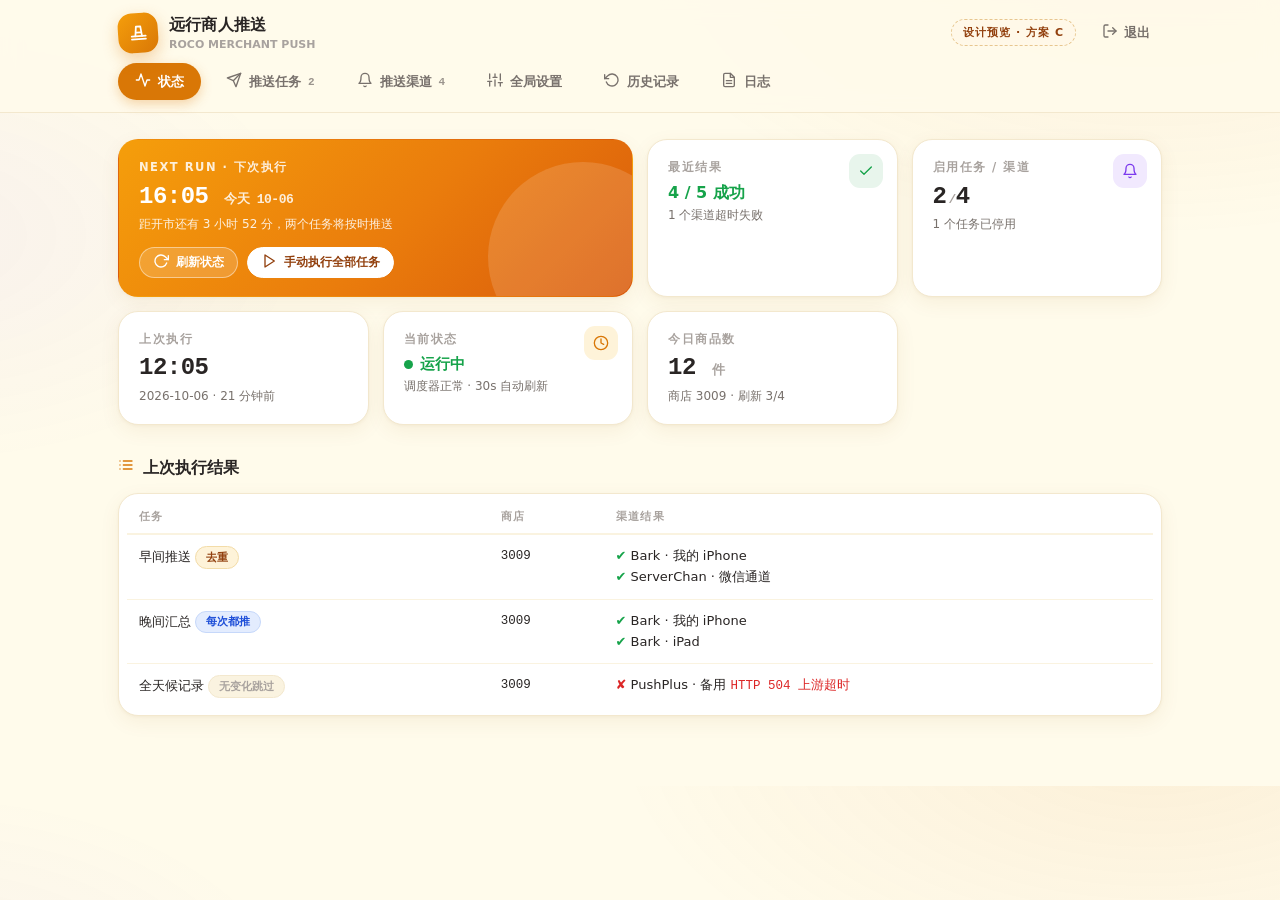
<file: design/preview/v3-amber-bento.html>
<!doctype html>
<html lang="zh-CN">
<head>
<meta charset="utf-8">
<meta name="viewport" content="width=device-width, initial-scale=1">
<title>方案 C · 暖琥珀市集 — 洛克王国远行商人推送</title>
<style>
:root{
  --bg:#FFFBEB; --card:#FFFFFF; --line:#F3E8CE; --line-soft:#FAF3E0;
  --fg:#292524; --muted:#78716C; --faint:#A8A29E;
  --amber:#D97706; --amber-deep:#92400E; --amber-soft:#FEF3D9;
  --purple:#7C3AED; --purple-soft:#F1E9FE;
  --green:#16A34A; --green-soft:#E8F5EC;
  --red:#DC2626; --red-soft:#FDECEC;
  --radius:20px; --radius-sm:12px;
  --shadow:0 6px 20px rgba(146,90,10,.07),0 1px 3px rgba(146,90,10,.05);
  --mono:"Cascadia Code",Consolas,"Courier New",monospace;
}
*{box-sizing:border-box}
html{-webkit-font-smoothing:antialiased}
body{margin:0;background:
     radial-gradient(900px 500px at 90% -8%,rgba(217,119,6,.09),transparent 60%),
     radial-gradient(700px 420px at -6% 30%,rgba(124,58,237,.05),transparent 55%),
     var(--bg);
     color:var(--fg);font-size:14px;line-height:1.6;
     font-family:"Nunito","Segoe UI",system-ui,"Microsoft YaHei",sans-serif}
svg{width:16px;height:16px;stroke:currentColor;fill:none;stroke-width:2;stroke-linecap:round;stroke-linejoin:round;flex:none}
button{font-family:inherit;cursor:pointer}
:focus-visible{outline:2px solid var(--amber);outline-offset:2px;border-radius:6px}

/* ---------- 顶栏 ---------- */
header{position:sticky;top:0;z-index:10;backdrop-filter:blur(10px);background:rgba(255,251,235,.85);
       border-bottom:1px solid var(--line)}
.header-in{max-width:1100px;margin:0 auto;padding:12px 28px 0;display:flex;align-items:center;gap:14px}
.brand{display:flex;align-items:center;gap:11px}
.brand .mark{width:40px;height:40px;border-radius:14px;background:linear-gradient(135deg,#F59E0B,#D97706);
             display:grid;place-items:center;color:#fff;box-shadow:0 6px 16px rgba(217,119,6,.32);transform:rotate(-4deg)}
.brand .mark svg{width:21px;height:21px}
.brand b{font-size:16px;font-weight:900;letter-spacing:.2px}
.brand small{font-size:11px;color:var(--faint);font-weight:700;display:block;margin-top:-2px}
.preview-tag{margin-left:auto;font-size:11px;color:var(--amber-deep);border:1.5px dashed #E7C68F;
             background:#FFF8E8;padding:4px 11px;border-radius:99px;letter-spacing:1px;font-weight:800}
.btn-logout{border:0;background:transparent;color:var(--muted);font-size:13px;font-weight:700;display:inline-flex;gap:6px;
            align-items:center;padding:8px 12px;border-radius:99px;transition:.15s}
.btn-logout:hover{color:var(--amber-deep);background:var(--amber-soft)}

nav{max-width:1100px;margin:0 auto;padding:10px 28px 12px;display:flex;gap:8px;flex-wrap:wrap}
nav button{border:1.5px solid transparent;background:transparent;padding:8px 16px;font-size:13px;font-weight:700;
           color:var(--muted);border-radius:99px;transition:.18s;display:inline-flex;gap:7px;align-items:center}
nav button:hover{background:var(--amber-soft);color:var(--amber-deep)}
nav button.on{background:var(--amber);color:#fff;box-shadow:0 4px 12px rgba(217,119,6,.3)}
nav button .num{font-size:11px;opacity:.75;font-family:var(--mono)}

main{max-width:1100px;margin:0 auto;padding:22px 28px 70px}
section[hidden]{display:none}
.row-head{display:flex;justify-content:space-between;align-items:center;margin:30px 0 12px}
section>.row-head:first-child{margin-top:2px}
h2{font-size:16px;margin:0;font-weight:900;display:flex;align-items:center;gap:9px}
h2 svg{color:var(--amber)}
.hint{font-size:13px;color:var(--muted);background:var(--card);border:1.5px dashed #EAD9AE;
      border-radius:var(--radius-sm);padding:10px 15px;margin:0 0 6px}
.hint b{color:var(--amber-deep)}

/* ---------- 按钮 ---------- */
.btn{display:inline-flex;align-items:center;gap:7px;padding:8px 16px;border-radius:99px;font-size:13px;font-weight:800;
     border:1.5px solid var(--line);background:var(--card);color:var(--fg);transition:.18s}
.btn:hover{border-color:#E2C88F;transform:translateY(-1px);box-shadow:0 4px 12px rgba(146,90,10,.1)}
.btn.primary{background:linear-gradient(135deg,#F59E0B,#D97706);border-color:transparent;color:#fff;
             box-shadow:0 5px 14px rgba(217,119,6,.32)}
.btn.primary:hover{filter:brightness(1.05)}
.btn.danger{color:var(--red);border-color:#F3C9C9}
.btn.danger:hover{background:var(--red-soft);border-color:#EDB4B4}
.btn.sm{padding:5px 13px;font-size:12px}
.btn.ghost{border-color:transparent;background:transparent;color:var(--muted)}
.btn.ghost:hover{background:var(--amber-soft)}

/* ---------- 状态页 Bento ---------- */
.bento{display:grid;grid-template-columns:repeat(4,1fr);gap:14px;margin-top:4px}
.b{background:var(--card);border:1.5px solid var(--line);border-radius:var(--radius);padding:18px 20px;
   box-shadow:var(--shadow);transition:.18s;position:relative;overflow:hidden}
.b:hover{transform:translateY(-2px);box-shadow:0 10px 26px rgba(146,90,10,.11)}
.b .k{font-size:11.5px;font-weight:800;letter-spacing:1.5px;color:var(--faint);text-transform:uppercase}
.b .v{font-size:24px;font-weight:900;margin-top:6px;font-family:var(--mono);letter-spacing:-.5px;line-height:1.2}
.b .v small{font-size:13px;color:var(--faint);font-weight:700;font-family:inherit;margin-left:2px}
.b .v.txt{font-family:inherit;font-size:16px;letter-spacing:0}
.b .s{font-size:12px;color:var(--muted);margin-top:4px}
.b.span2{grid-column:span 2}
.b.span2 .v{font-size:38px}
.b.hero-b{grid-column:span 2;background:linear-gradient(135deg,#F59E0B 0%,#EA7C0C 55%,#D95A0B 100%);
          border-color:transparent;color:#fff}
.b.hero-b::after{content:"";position:absolute;right:-46px;bottom:-56px;width:190px;height:190px;border-radius:50%;
                 background:rgba(255,255,255,.14)}
.b.hero-b .k{color:rgba(255,255,255,.85)}
.b.hero-b .v{color:#fff}
.b.hero-b .s{color:rgba(255,255,255,.88)}
.b.hero-b .btn{background:#fff;border-color:#fff;color:var(--amber-deep);margin-top:12px}
.b.hero-b .btn:hover{background:#FFF6E3;border-color:#FFF6E3}
.b.hero-b .btn.ghost2{background:rgba(255,255,255,.16);border-color:rgba(255,255,255,.45);color:#fff}
.b.hero-b .btn.ghost2:hover{background:rgba(255,255,255,.26);border-color:rgba(255,255,255,.45)}
.b .deco{position:absolute;top:14px;right:14px;width:34px;height:34px;border-radius:11px;display:grid;place-items:center}
.b .deco.amber{background:var(--amber-soft);color:var(--amber)}
.b .deco.purple{background:var(--purple-soft);color:var(--purple)}
.b .deco.green{background:var(--green-soft);color:var(--green)}
.status-pill{display:inline-flex;align-items:center;gap:7px;font-size:15px;font-weight:900;color:var(--green)}
.status-pill i{width:9px;height:9px;border-radius:50%;background:var(--green);animation:pulse 2s infinite}
@keyframes pulse{50%{opacity:.3}}

.card{background:var(--card);border:1.5px solid var(--line);border-radius:var(--radius);padding:16px 18px;box-shadow:var(--shadow)}
table{width:100%;border-collapse:collapse;font-size:13px}
th{text-align:left;font-size:11px;color:var(--faint);font-weight:900;letter-spacing:1.4px;
   padding:8px 12px;border-bottom:2px solid var(--line-soft);text-transform:uppercase}
td{padding:11px 12px;border-bottom:1px solid var(--line-soft);vertical-align:top}
tr:last-child td{border-bottom:0}
tbody tr{transition:.12s;border-radius:10px}
tbody tr:hover{background:#FFFBEE}
.mono{font-family:var(--mono);font-size:12.5px}
.item{background:var(--card);border:1.5px solid var(--line);border-radius:var(--radius);padding:15px 19px;margin-top:11px;
      display:flex;justify-content:space-between;gap:14px;align-items:center;flex-wrap:wrap;box-shadow:var(--shadow);transition:.18s}
.item:hover{transform:translateY(-2px);box-shadow:0 10px 26px rgba(146,90,10,.11)}
.item .info{flex:1;min-width:230px}
.item .title{font-weight:900;font-size:14px;display:flex;align-items:center;gap:8px;flex-wrap:wrap}
.item .meta{font-size:12.5px;color:var(--muted);margin-top:5px;display:flex;align-items:center;gap:14px;flex-wrap:wrap}
.item .meta span{display:inline-flex;align-items:center;gap:6px}
.item .meta svg{color:var(--faint)}
.item .ops{display:flex;gap:8px;flex-wrap:wrap}

.tag{display:inline-flex;align-items:center;background:var(--amber-soft);border:1px solid #F3DCA8;color:var(--amber-deep);
     border-radius:99px;padding:1.5px 10px;font-size:11px;font-weight:800}
.tag.blue{background:#E3ECFE;border-color:#C6D8FA;color:#1D4ED8}
.tag.purple{background:var(--purple-soft);border-color:#E0D2FB;color:var(--purple)}
.tag.off{background:var(--line-soft);border-color:var(--line);color:var(--faint);font-weight:700}
.ok2{color:var(--green)}.bad{color:var(--red)}
.empty{border:1.5px dashed #EAD9AE;border-radius:var(--radius);padding:34px;text-align:center;color:var(--faint);
       font-size:13px;margin-top:10px;background:rgba(255,255,255,.6)}

/* ---------- 表单 ---------- */
.group{background:var(--card);border:1.5px solid var(--line);border-radius:var(--radius);padding:20px 22px 22px;
       margin-top:14px;box-shadow:var(--shadow)}
.group>h3{margin:0 0 2px;font-size:14px;font-weight:900;display:flex;align-items:center;gap:9px}
.group>h3 .gi{width:28px;height:28px;border-radius:9px;background:var(--amber-soft);color:var(--amber);
              display:grid;place-items:center}
.group .hint{margin:0 0 6px}
label{display:block;font-size:12.5px;font-weight:800;color:var(--muted);margin:16px 0 5px}
label b{color:var(--red);font-weight:900}
input[type=text],input[type=password],input[type=number],select,textarea{
  width:100%;padding:10px 14px;border:1.5px solid var(--line);border-radius:var(--radius-sm);font-size:13.5px;
  background:var(--card);color:var(--fg);font-family:inherit;transition:.15s}
input:focus,select:focus,textarea:focus{outline:none;border-color:var(--amber);box-shadow:0 0 0 3.5px rgba(217,119,6,.14)}
input::placeholder,textarea::placeholder{color:var(--faint)}
input:disabled{background:var(--line-soft);color:var(--faint)}
textarea{font-family:var(--mono);font-size:12.5px;line-height:1.7;resize:vertical}
select{width:auto}
.check{display:flex;align-items:center;gap:9px;margin-top:16px;font-size:13px;color:var(--fg)}
.check input{accent-color:var(--amber);width:16px;height:16px}
.checks{display:flex;flex-direction:column;gap:8px;margin-top:6px}
.checks label{display:flex;align-items:center;gap:8px;margin:0;font-size:13px;color:var(--fg);font-weight:700}
.tpl-actions{display:flex;gap:10px;margin-top:14px}
.tpl-out{margin:14px 0 0;padding:15px 17px;background:#FFFBEE;border:1.5px solid var(--line);
         border-radius:var(--radius-sm);font-family:var(--mono);font-size:12.5px;line-height:1.8;white-space:pre-wrap;color:var(--muted)}
.tpl-out b{color:var(--amber-deep)}
.actions{display:flex;gap:10px;margin-top:18px;flex-wrap:wrap}

/* ---------- 历史 ---------- */
.sel{padding:8px 13px;border:1.5px solid var(--line);border-radius:99px;background:var(--card);color:var(--fg);
     font-size:12.5px;font-weight:700}
.day h2{font-size:14.5px;margin:24px 0 8px}
.day h2 .cnt{font-size:11px;color:var(--faint);font-family:var(--mono);font-weight:700;margin-left:8px}
.slot-cell{white-space:nowrap;font-weight:900}
.dim{color:var(--faint);font-weight:600;font-size:12px}
.goods-line{padding:1px 0}

/* ---------- 日志 ---------- */
#log-list{max-height:64vh;overflow:auto;background:var(--card);border:1.5px solid var(--line);border-radius:var(--radius);
          margin-top:10px;box-shadow:var(--shadow)}
#log-list table{margin:0}
#log-list td{line-height:1.6;padding:9px 12px}
.lv-debug{color:var(--faint)}.lv-info{color:#2563EB}.lv-warning{color:#B45309}.lv-error{color:var(--red)}
.lv-critical{color:var(--red);font-weight:900}
#log-list summary{cursor:pointer;list-style:none;color:var(--muted)}
#log-list summary::-webkit-details-marker{display:none}
#log-list summary:hover{color:var(--amber)}
#log-list pre{margin:6px 0 0;padding:10px 12px;background:#FFFBEE;border:1px solid var(--line);
  border-radius:10px;white-space:pre-wrap;word-break:break-all;font-family:var(--mono);font-size:12px;color:var(--muted)}

/* ---------- 响应式 ---------- */
@media (max-width:900px){
  .bento{grid-template-columns:repeat(2,1fr)}
  .b.span2,.b.hero-b{grid-column:span 2}
}
@media (max-width:560px){
  .bento{grid-template-columns:1fr}
  .b.span2,.b.hero-b{grid-column:span 1}
  .item .ops{width:100%;justify-content:flex-end}
}
</style>
</head>
<body>

<header>
  <div class="header-in">
    <div class="brand">
      <span class="mark" data-ic="hat"></span>
      <span><b>远行商人推送</b><small>ROCO MERCHANT PUSH</small></span>
    </div>
    <span class="preview-tag">设计预览 · 方案 C</span>
    <button class="btn-logout"><span data-ic="logout"></span>退出</button>
  </div>
  <nav id="tabs">
    <button data-tab="status" class="on"><span data-ic="activity"></span>状态</button>
    <button data-tab="tasks"><span data-ic="send"></span>推送任务<span class="num">2</span></button>
    <button data-tab="channels"><span data-ic="bell"></span>推送渠道<span class="num">4</span></button>
    <button data-tab="settings"><span data-ic="sliders"></span>全局设置</button>
    <button data-tab="history"><span data-ic="history"></span>历史记录</button>
    <button data-tab="logs"><span data-ic="file"></span>日志</button>
  </nav>
</header>

<main>
  <!-- ============ 状态 ============ -->
  <section id="tab-status">
    <div class="bento">
      <div class="b hero-b">
        <div class="k">NEXT RUN · 下次执行</div>
        <div class="v">16:05 <small style="color:rgba(255,255,255,.85)">今天 10-06</small></div>
        <div class="s">距开市还有 3 小时 52 分，两个任务将按时推送</div>
        <div style="display:flex;gap:9px;flex-wrap:wrap">
          <button class="btn sm ghost2"><span data-ic="refresh"></span>刷新状态</button>
          <button class="btn sm"><span data-ic="play"></span>手动执行全部任务</button>
        </div>
      </div>
      <div class="b">
        <span class="deco green" data-ic="check"></span>
        <div class="k">最近结果</div>
        <div class="v txt ok2">4 / 5 成功</div>
        <div class="s">1 个渠道超时失败</div>
      </div>
      <div class="b">
        <span class="deco purple" data-ic="bell"></span>
        <div class="k">启用任务 / 渠道</div>
        <div class="v">2<small>/</small>4</div>
        <div class="s">1 个任务已停用</div>
      </div>
      <div class="b">
        <div class="k">上次执行</div>
        <div class="v">12:05</div>
        <div class="s">2026-10-06 · 21 分钟前</div>
      </div>
      <div class="b">
        <span class="deco amber" data-ic="clock"></span>
        <div class="k">当前状态</div>
        <div class="v txt"><span class="status-pill"><i></i>运行中</span></div>
        <div class="s">调度器正常 · 30s 自动刷新</div>
      </div>
      <div class="b">
        <div class="k">今日商品数</div>
        <div class="v">12 <small>件</small></div>
        <div class="s">商店 3009 · 刷新 3/4</div>
      </div>
    </div>

    <div class="row-head"><h2><span data-ic="list"></span>上次执行结果</h2></div>
    <div class="card" style="padding:6px 8px">
      <table>
        <thead><tr><th>任务</th><th>商店</th><th>渠道结果</th></tr></thead>
        <tbody>
          <tr><td>早间推送 <span class="tag">去重</span></td><td class="mono">3009</td>
              <td><span class="ok2">✔</span> Bark · 我的 iPhone<br><span class="ok2">✔</span> ServerChan · 微信通道</td></tr>
          <tr><td>晚间汇总 <span class="tag blue">每次都推</span></td><td class="mono">3009</td>
              <td><span class="ok2">✔</span> Bark · 我的 iPhone<br><span class="ok2">✔</span> Bark · iPad</td></tr>
          <tr><td>全天候记录 <span class="tag off">无变化跳过</span></td><td class="mono">3009</td>
              <td><span class="bad">✘</span> PushPlus · 备用 <span class="bad mono">HTTP 504 上游超时</span></td></tr>
        </tbody>
      </table>
    </div>
  </section>

  <!-- ============ 任务 ============ -->
  <section id="tab-tasks" hidden>
    <div class="row-head"><h2><span data-ic="send"></span>推送任务</h2>
      <button class="btn primary"><span data-ic="plus"></span>新建任务</button></div>
    <p class="hint">远行商人每天 <b>8:00 / 12:00 / 16:00 / 20:00</b> 刷新，默认任务在每次刷新后 5 分钟推送。每个任务可独立选择时间与渠道组合。</p>

    <div class="item">
      <div class="info">
        <div class="title">早间推送 <span class="tag">去重</span></div>
        <div class="meta"><span data-ic="clock"></span>08:05 · 12:05<span data-ic="bell"></span>Bark · 我的 iPhone、ServerChan · 微信通道</div>
      </div>
      <div class="ops">
        <button class="btn sm"><span data-ic="play"></span>立即执行</button>
        <button class="btn sm"><span data-ic="edit"></span>编辑</button>
        <button class="btn sm danger"><span data-ic="trash"></span>删除</button>
      </div>
    </div>
    <div class="item">
      <div class="info">
        <div class="title">晚间汇总 <span class="tag blue">每次都推</span></div>
        <div class="meta"><span data-ic="clock"></span>16:05 · 20:05<span data-ic="bell"></span>Bark · 我的 iPhone、Bark · iPad</div>
      </div>
      <div class="ops">
        <button class="btn sm"><span data-ic="play"></span>立即执行</button>
        <button class="btn sm"><span data-ic="edit"></span>编辑</button>
        <button class="btn sm danger"><span data-ic="trash"></span>删除</button>
      </div>
    </div>
    <div class="item" style="opacity:.68">
      <div class="info">
        <div class="title">全天候记录 <span class="tag off">已停用</span></div>
        <div class="meta"><span data-ic="clock"></span>08:05 · 12:05 · 16:05 · 20:05<span data-ic="bell"></span>WxPusher · 群机器人</div>
      </div>
      <div class="ops">
        <button class="btn sm"><span data-ic="play"></span>立即执行</button>
        <button class="btn sm"><span data-ic="edit"></span>编辑</button>
        <button class="btn sm danger"><span data-ic="trash"></span>删除</button>
      </div>
    </div>
  </section>

  <!-- ============ 渠道 ============ -->
  <section id="tab-channels" hidden>
    <div class="row-head"><h2><span data-ic="bell"></span>推送渠道</h2>
      <button class="btn primary"><span data-ic="plus"></span>新建渠道</button></div>
    <p class="hint">同一种渠道可以创建多个实例（例如两台设备的 Bark），在任务里自由勾选组合。</p>

    <div class="item">
      <div class="info">
        <div class="title">Bark · 我的 iPhone <span class="tag purple">Bark</span></div>
        <div class="meta">密钥已配置 · 自建服务器 https://api.day.app</div>
      </div>
      <div class="ops">
        <button class="btn sm"><span data-ic="zap"></span>发送测试</button>
        <button class="btn sm"><span data-ic="edit"></span>编辑</button>
        <button class="btn sm danger"><span data-ic="trash"></span>删除</button>
      </div>
    </div>
    <div class="item">
      <div class="info">
        <div class="title">Bark · iPad <span class="tag purple">Bark</span></div>
        <div class="meta">密钥已配置</div>
      </div>
      <div class="ops">
        <button class="btn sm"><span data-ic="zap"></span>发送测试</button>
        <button class="btn sm"><span data-ic="edit"></span>编辑</button>
        <button class="btn sm danger"><span data-ic="trash"></span>删除</button>
      </div>
    </div>
    <div class="item">
      <div class="info">
        <div class="title">ServerChan · 微信通道 <span class="tag purple">Server 酱</span></div>
        <div class="meta">密钥已配置</div>
      </div>
      <div class="ops">
        <button class="btn sm"><span data-ic="zap"></span>发送测试</button>
        <button class="btn sm"><span data-ic="edit"></span>编辑</button>
        <button class="btn sm danger"><span data-ic="trash"></span>删除</button>
      </div>
    </div>
    <div class="item" style="opacity:.68">
      <div class="info">
        <div class="title">WxPusher · 群机器人 <span class="tag purple">WxPusher</span> <span class="tag off">已停用</span></div>
        <div class="meta">未填写配置</div>
      </div>
      <div class="ops">
        <button class="btn sm"><span data-ic="zap"></span>发送测试</button>
        <button class="btn sm"><span data-ic="edit"></span>编辑</button>
        <button class="btn sm danger"><span data-ic="trash"></span>删除</button>
      </div>
    </div>
  </section>

  <!-- ============ 设置 ============ -->
  <section id="tab-settings" hidden>
    <div class="row-head"><h2><span data-ic="sliders"></span>全局设置</h2></div>

    <div class="group">
      <h3><span class="gi" data-ic="key"></span>接口设置</h3>
      <p class="hint">对接洛克魔法书开放 API 的基础参数</p>
      <label>RoCom API Key <b>*</b>（密钥）</label>
      <input type="password" placeholder="已配置（留空保持不变）">
      <label>商店 ID（逗号分隔，留空 = 默认远行商店 3009）</label>
      <input type="text" value="3009">
      <label>接口同步等待毫秒数（wait_ms）</label>
      <input type="number" value="8000">
      <label>HTTP 超时（秒）</label>
      <input type="number" value="30">
      <label>202/网络错误重试次数</label>
      <input type="number" value="3">
      <label>重试间隔（秒）</label>
      <input type="number" value="20">
    </div>

    <div class="group">
      <h3><span class="gi" data-ic="send"></span>推送行为</h3>
      <p class="hint">标题前缀与启动行为</p>
      <label>推送标题前缀（模板中 {prefix} 占位符的值）</label>
      <input type="text" value="远行商人">
      <div class="check"><input type="checkbox">启动容器时立即执行一轮（默认关闭；开启后每次重启都会先拉一次数据并按任务推送）</div>
    </div>

    <div class="group">
      <h3><span class="gi" data-ic="file"></span>通知模板</h3>
      <p class="hint">模板已预填内置默认，可直接修改。{nl} 或 \n 表示换行；全天商品 {period} 显示为「全天」</p>
      <label>标题模板</label>
      <textarea rows="2">洛克王国远行商人（第{refresh_count}/{max_refresh_count}次）</textarea>
      <label>正文模板（Markdown）</label>
      <textarea rows="6">{goods_count}件商品：{goods_names}

轮次：{refresh_count}/{max_refresh_count} · 剩余：{countdown}

{goods_list}</textarea>
      <label>商品行模板（每件商品一段）</label>
      <textarea rows="4">{index}. {name}
时段：{period}
价格：{price}
数量：{limit}
合计：{total}
{nl}</textarea>
      <div class="tpl-actions">
        <button class="btn"><span data-ic="eye"></span>用示例数据预览</button>
        <button class="btn"><span data-ic="undo"></span>还原默认模板</button>
      </div>
      <pre class="tpl-out"><b>【标题】</b>洛克王国远行商人（第3/4次）

<b>【Markdown 正文】</b>3件商品：咕噜铃、宠物经验饼干、格里芬之蛋

轮次：3/4 · 剩余：3 小时 52 分

1. 咕噜铃
时段：全天
价格：3,000 洛克贝
数量：200
合计：60.0万洛克贝

2. 宠物经验饼干
…</pre>
    </div>

    <div class="group">
      <h3><span class="gi" data-ic="archive"></span>数据保留</h3>
      <p class="hint">文件日志与调用历史的保留天数，保存即生效</p>
      <label>文件日志保留天数（/logs 按天滚动）</label>
      <input type="number" value="7">
      <label>调用历史保留天数（过期自动清理）</label>
      <input type="number" value="30">
    </div>

    <div class="actions">
      <button class="btn primary"><span data-ic="check"></span>保存设置</button>
      <button class="btn">取消</button>
    </div>

    <div class="group" style="margin-top:26px">
      <h3><span class="gi" data-ic="user"></span>修改账号密码</h3>
      <p class="hint">修改后其他已登录的会话将被踢出，需用新凭据重新登录</p>
      <label>当前用户名</label><input type="text" value="admin" disabled>
      <label>当前密码（验证身份）</label><input type="password" placeholder="••••••••">
      <label>新用户名</label><input type="text" value="admin">
      <label>新密码（至少 4 位）</label><input type="password">
      <label>确认新密码</label><input type="password">
      <div class="actions" style="margin-top:16px"><button class="btn primary"><span data-ic="check"></span>更新账号密码</button></div>
    </div>
  </section>

  <!-- ============ 历史 ============ -->
  <section id="tab-history" hidden>
    <div class="row-head"><h2><span data-ic="history"></span>历史记录</h2>
      <div style="display:flex;gap:8px">
        <select class="sel"><option>最近 7 天</option><option selected>最近 14 天</option><option>最近 30 天</option></select>
        <select class="sel"><option>商店 3009</option></select>
        <button class="btn sm"><span data-ic="refresh"></span>刷新</button>
      </div></div>
    <p class="hint">每次成功调用接口都会按「商店 → 日期 → 档位」记录当次商品；错过或失败的档位显示为空。历史保留 <b>30 天</b>，存于 /data/history.json。</p>

    <div class="day">
      <h2>2026-10-06 <span class="cnt">今天 · 记录 2/4 档</span></h2>
      <div class="card" style="padding:6px 8px">
        <table>
          <thead><tr><th style="width:120px">档位</th><th>商品明细</th><th style="width:90px">数量</th></tr></thead>
          <tbody>
            <tr><td class="slot-cell">08:05<div class="dim">08:05:12 · API</div></td>
                <td><div class="goods-line">咕噜铃｜3,000洛克贝｜限购200｜全天</div><div class="goods-line">宠物经验饼干｜50洛克贝｜限购20｜全天</div><div class="goods-line">格里芬之蛋｜1,000洛克贝｜限购100｜16:00 开售</div></td>
                <td class="slot-cell">3 件<div class="dim">刷新 1/4</div></td></tr>
            <tr><td class="slot-cell">12:05<div class="dim">12:05:09 · API</div></td>
                <td><div class="goods-line">火花卡｜800洛克贝｜限购50｜全天</div><div class="goods-line">高级宠物粮｜2,400洛克贝｜限购30｜12:00 开售</div></td>
                <td class="slot-cell">2 件<div class="dim">刷新 2/4</div></td></tr>
            <tr><td class="slot-cell">16:05</td><td class="dim">— 无数据（未调用）</td><td class="dim">—</td></tr>
            <tr><td class="slot-cell">20:05</td><td class="dim">— 无数据（未调用）</td><td class="dim">—</td></tr>
          </tbody>
        </table>
      </div>
    </div>
    <div class="day">
      <h2>2026-10-05 <span class="cnt">昨天 · 记录 4/4 档</span></h2>
      <div class="card" style="padding:6px 8px">
        <table>
          <thead><tr><th style="width:120px">档位</th><th>商品明细</th><th style="width:90px">数量</th></tr></thead>
          <tbody>
            <tr><td class="slot-cell">08:05<div class="dim">08:05:11 · 缓存</div></td>
                <td><div class="goods-line">水滴卡｜600洛克贝｜限购80｜全天</div><div class="goods-line">变身药水·兔子｜1,500洛克贝｜限购10｜全天</div></td>
                <td class="slot-cell">2 件<div class="dim">刷新 1/4</div></td></tr>
            <tr><td class="slot-cell">20:05<div class="dim">20:05:08 · API</div></td>
                <td><div class="goods-line">洛克贝礼包｜5,000洛克贝｜限购5｜20:00 开售</div></td>
                <td class="slot-cell">1 件<div class="dim">刷新 4/4</div></td></tr>
          </tbody>
        </table>
      </div>
    </div>
  </section>

  <!-- ============ 日志 ============ -->
  <section id="tab-logs" hidden>
    <div class="row-head"><h2><span data-ic="file"></span>系统日志</h2>
      <div style="display:flex;gap:8px">
        <select class="sel"><option>DEBUG 及以上</option><option selected>INFO 及以上</option><option>WARNING 及以上</option><option>ERROR 及以上</option></select>
        <button class="btn sm"><span data-ic="refresh"></span>刷新</button>
      </div></div>
    <p class="hint">内存缓冲显示最近 2000 条（采集级别由 LOG_LEVEL 决定）；完整日志按天写入 /logs，默认保留 7 天自动清理。</p>

    <div id="log-list">
      <table>
        <thead><tr><th style="width:150px">时间</th><th style="width:80px">等级</th><th style="width:150px">来源</th><th>内容</th></tr></thead>
        <tbody>
          <tr><td class="mono">10-06 12:05:09.412</td><td class="lv-info">INFO</td><td>scheduler</td><td>档位 2/4 开始执行，任务 2 个</td></tr>
          <tr><td class="mono">10-06 12:05:10.877</td><td class="lv-info">INFO</td><td>channels.bark</td><td>Bark · 我的 iPhone 推送成功（387ms）</td></tr>
          <tr><td class="mono">10-06 12:05:11.203</td><td class="lv-info">INFO</td><td>channels.serverchan</td><td>ServerChan · 微信通道推送成功（512ms）</td></tr>
          <tr><td class="mono">10-06 12:05:11.530</td><td class="lv-warning">WARNING</td><td>channels.pushplus</td><td><details><summary>PushPlus · 备用 推送失败：HTTPSConnectionPool(host='www.pushplus.plus', port=443): Read timed out. (read timeout=30)…（展开全部 96 字）</summary><pre>PushPlus · 备用 推送失败：HTTPSConnectionPool(host='www.pushplus.plus', port=443): Read timed out. (read timeout=30)；已重试 3 次仍失败，本轮跳过该渠道</pre></details></td></tr>
          <tr><td class="mono">10-06 12:05:11.531</td><td class="lv-error">ERROR</td><td>scheduler</td><td>任务「全天候记录」执行完成：1/1 渠道失败</td></tr>
          <tr><td class="mono">10-06 12:05:11.548</td><td class="lv-info">INFO</td><td>web</td><td>状态页数据已更新，下次执行 16:05</td></tr>
          <tr><td class="mono">10-06 11:00:02.110</td><td class="lv-debug">DEBUG</td><td>app.format</td><td>模板渲染完成：标题 22 字，正文 418 字，商品行 12 段</td></tr>
          <tr><td class="mono">10-06 08:05:07.664</td><td class="lv-info">INFO</td><td>scheduler</td><td>去重生效：接口返回与上次一致，任务「早间推送」跳过推送</td></tr>
        </tbody>
      </table>
    </div>
  </section>
</main>

<script>
/* ---------- 图标（Lucide 风格描边 SVG） ---------- */
const ICONS = {
  hat:'<path d="M8.2 15 9.5 4h5L15.8 15"/><path d="M4 15h16"/><path d="M4 18.5h16"/><path d="M9.5 11h5"/>',
  activity:'<polyline points="22 12 18 12 15 21 9 3 6 12 2 12"/>',
  send:'<path d="m22 2-7 20-4-9-9-4Z"/><path d="M22 2 11 13"/>',
  bell:'<path d="M18 8A6 6 0 0 0 6 8c0 7-3 9-3 9h18s-3-2-3-9"/><path d="M13.73 21a2 2 0 0 1-3.46 0"/>',
  sliders:'<line x1="4" y1="21" x2="4" y2="14"/><line x1="4" y1="10" x2="4" y2="3"/><line x1="12" y1="21" x2="12" y2="12"/><line x1="12" y1="8" x2="12" y2="3"/><line x1="20" y1="21" x2="20" y2="16"/><line x1="20" y1="12" x2="20" y2="3"/><line x1="1" y1="14" x2="7" y2="14"/><line x1="9" y1="8" x2="15" y2="8"/><line x1="17" y1="16" x2="23" y2="16"/>',
  history:'<polyline points="1 4 1 10 7 10"/><path d="M3.51 15a9 9 0 1 0 2.13-9.36L1 10"/>',
  file:'<path d="M14 2H6a2 2 0 0 0-2 2v16a2 2 0 0 0 2 2h12a2 2 0 0 0 2-2V8z"/><polyline points="14 2 14 8 20 8"/><line x1="16" y1="13" x2="8" y2="13"/><line x1="16" y1="17" x2="8" y2="17"/>',
  logout:'<path d="M9 21H5a2 2 0 0 1-2-2V5a2 2 0 0 1 2-2h4"/><polyline points="16 17 21 12 16 7"/><line x1="21" y1="12" x2="9" y2="12"/>',
  play:'<polygon points="6 3 20 12 6 21 6 3"/>',
  plus:'<line x1="12" y1="5" x2="12" y2="19"/><line x1="5" y1="12" x2="19" y2="12"/>',
  refresh:'<polyline points="23 4 23 10 17 10"/><path d="M20.49 15a9 9 0 1 1-2.12-9.36L23 10"/>',
  edit:'<path d="M17 3a2.828 2.828 0 1 1 4 4L7.5 20.5 2 22l1.5-5.5L17 3z"/>',
  trash:'<polyline points="3 6 5 6 21 6"/><path d="M19 6v14a2 2 0 0 1-2 2H7a2 2 0 0 1-2-2V6m3 0V4a2 2 0 0 1 2-2h4a2 2 0 0 1 2 2v2"/>',
  zap:'<polygon points="13 2 3 14 12 14 11 22 21 10 12 10 13 2"/>',
  eye:'<path d="M1 12s4-8 11-8 11 8 11 8-4 8-11 8-11-8-11-8z"/><circle cx="12" cy="12" r="3"/>',
  undo:'<polyline points="1 4 1 10 7 10"/><path d="M3.51 15a9 9 0 1 0 2.13-9.36L1 10"/>',
  check:'<polyline points="20 6 9 17 4 12"/>',
  clock:'<circle cx="12" cy="12" r="10"/><polyline points="12 6 12 12 16 14"/>',
  list:'<line x1="8" y1="6" x2="21" y2="6"/><line x1="8" y1="12" x2="21" y2="12"/><line x1="8" y1="18" x2="21" y2="18"/><line x1="3" y1="6" x2="3.01" y2="6"/><line x1="3" y1="12" x2="3.01" y2="12"/><line x1="3" y1="18" x2="3.01" y2="18"/>',
  key:'<path d="m21 2-2 2m-7.61 7.61a5.5 5.5 0 1 1-7.778 7.778 5.5 5.5 0 0 1 7.777-7.777zm0 0L15.5 7.5m0 0 3 3L22 7l-3-3m-3.5 3.5L19 4"/>',
  archive:'<polyline points="21 8 21 21 3 21 3 8"/><rect x="1" y="3" width="22" height="5"/><line x1="10" y1="12" x2="14" y2="12"/>',
  user:'<path d="M20 21v-2a4 4 0 0 0-4-4H8a4 4 0 0 0-4 4v2"/><circle cx="12" cy="7" r="4"/>',
};
document.querySelectorAll("[data-ic]").forEach(el=>{
  const n = el.dataset.ic;
  if (ICONS[n]) el.innerHTML = `<svg viewBox="0 0 24 24" aria-hidden="true">${ICONS[n]}</svg>`;
});

/* ---------- 标签切换 ---------- */
document.querySelectorAll("#tabs button").forEach(btn=>{
  btn.addEventListener("click",()=>{
    const t = btn.dataset.tab;
    document.querySelectorAll("#tabs button").forEach(b=>b.classList.toggle("on",b===btn));
    document.querySelectorAll("main section").forEach(s=>s.hidden = s.id!=="tab-"+t);
    history.replaceState(null,"","#"+t);
  });
});
const initTab = location.hash.slice(1);
if (document.querySelector(`#tabs button[data-tab="${initTab}"]`))
  document.querySelector(`#tabs button[data-tab="${initTab}"]`).click();
</script>
</body>
</html>
</file>
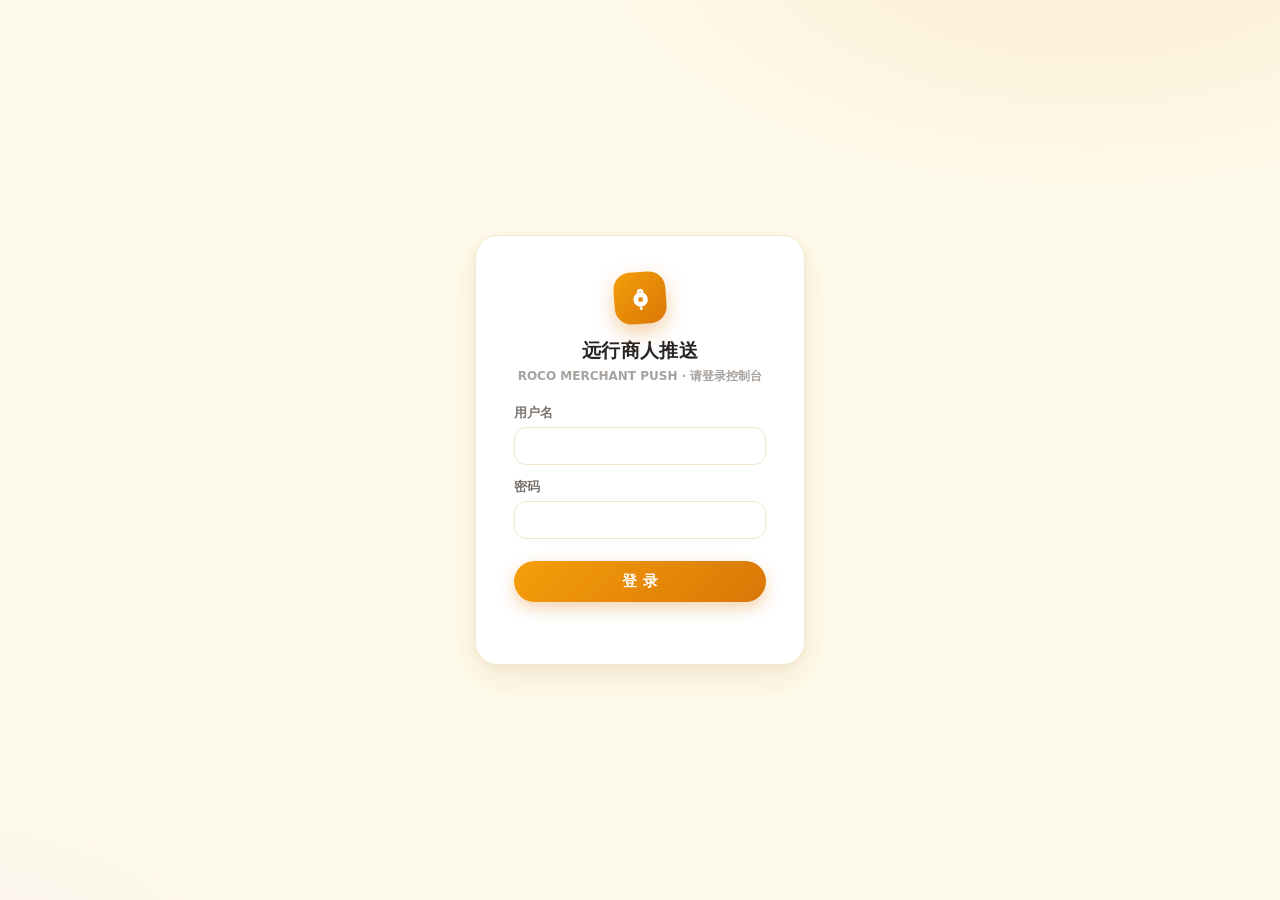
<file: app/web/static/login.html>
<!doctype html>
<html lang="zh-CN">
<head>
<meta charset="utf-8">
<meta name="viewport" content="width=device-width, initial-scale=1">
<title>登录 · 洛克王国远行商人推送</title>
<link rel="icon" type="image/svg+xml" href="/static/favicon.svg?v=1">
<style>
  :root{--amber:#D97706;--amber-deep:#92400E;--line:#F3E8CE;--fg:#292524;--muted:#78716C;--faint:#A8A29E}
  *{box-sizing:border-box}
  body{margin:0;font-family:"Nunito","Segoe UI",system-ui,"Microsoft YaHei",sans-serif;
       background:radial-gradient(900px 500px at 85% -10%,rgba(217,119,6,.12),transparent 60%),
                  radial-gradient(700px 420px at -5% 110%,rgba(124,58,237,.06),transparent 55%),#FFFBEB;
       display:flex;align-items:center;justify-content:center;height:100vh;color:var(--fg)}
  .card{background:#fff;border:1.5px solid var(--line);border-radius:22px;padding:36px 38px 32px;width:330px;
        box-shadow:0 12px 34px rgba(146,90,10,.12),0 2px 6px rgba(146,90,10,.06)}
  .mark{width:52px;height:52px;border-radius:17px;background:linear-gradient(135deg,#F59E0B,#D97706);
        display:grid;place-items:center;margin:0 auto 14px;transform:rotate(-4deg);
        box-shadow:0 8px 20px rgba(217,119,6,.35)}
  .mark svg{width:27px;height:27px;stroke:#fff;fill:none;stroke-width:2;stroke-linecap:round;stroke-linejoin:round}
  h1{font-size:19px;font-weight:900;margin:0 0 4px;text-align:center;letter-spacing:.3px}
  p.sub{font-size:12px;color:var(--faint);margin:0 0 20px;text-align:center;font-weight:700}
  label{display:block;font-size:12.5px;font-weight:800;color:var(--muted);margin:14px 0 5px}
  input{width:100%;padding:10px 14px;border:1.5px solid var(--line);border-radius:12px;font-size:14px;
        font-family:inherit;transition:.15s;color:var(--fg)}
  input:focus{outline:none;border-color:var(--amber);box-shadow:0 0 0 3.5px rgba(217,119,6,.14)}
  button{width:100%;margin-top:22px;padding:11px;border:0;border-radius:99px;font-size:14.5px;font-weight:800;
         font-family:inherit;cursor:pointer;color:#fff;background:linear-gradient(135deg,#F59E0B,#D97706);
         box-shadow:0 6px 16px rgba(217,119,6,.32);transition:.15s}
  button:hover{filter:brightness(1.06)}
  .err{color:#DC2626;font-size:13px;margin-top:12px;text-align:center;min-height:18px;font-weight:700}
</style>
</head>
<body>
<div class="card">
  <div class="mark"><svg viewBox="0 0 24 24" aria-hidden="true">
    <path fill="#fff" stroke="none" fill-rule="evenodd" d="M12 6.5a6.4 6.4 0 1 0 0 12.8 6.4 6.4 0 0 0 0-12.8zm-1.9 4.5h3.8v3.8h-3.8z"/>
    <path d="M10.1 6.6a1.95 1.95 0 0 1 3.9 0" stroke="#fff" stroke-width="2" fill="none" stroke-linecap="round"/>
    <circle cx="12" cy="20.9" r="1.35" fill="#fff" stroke="none"/>
  </svg></div>
  <h1>远行商人推送</h1>
  <p class="sub">ROCO MERCHANT PUSH · 请登录控制台</p>
  <label>用户名</label><input id="u" autocomplete="username">
  <label>密码</label><input id="p" type="password" autocomplete="current-password">
  <button onclick="doLogin()">登 录</button>
  <div class="err" id="err"></div>
</div>
<script>
async function doLogin(){
  const r = await fetch('/api/login',{method:'POST',headers:{'Content-Type':'application/json'},
    body:JSON.stringify({username:u.value,password:p.value})});
  if(r.ok){location.href='/';}else{err.textContent=(await r.json()).detail||'登录失败';}
}
document.addEventListener('keydown',e=>{if(e.key==='Enter')doLogin();});
</script>
</body>
</html>
</file>
